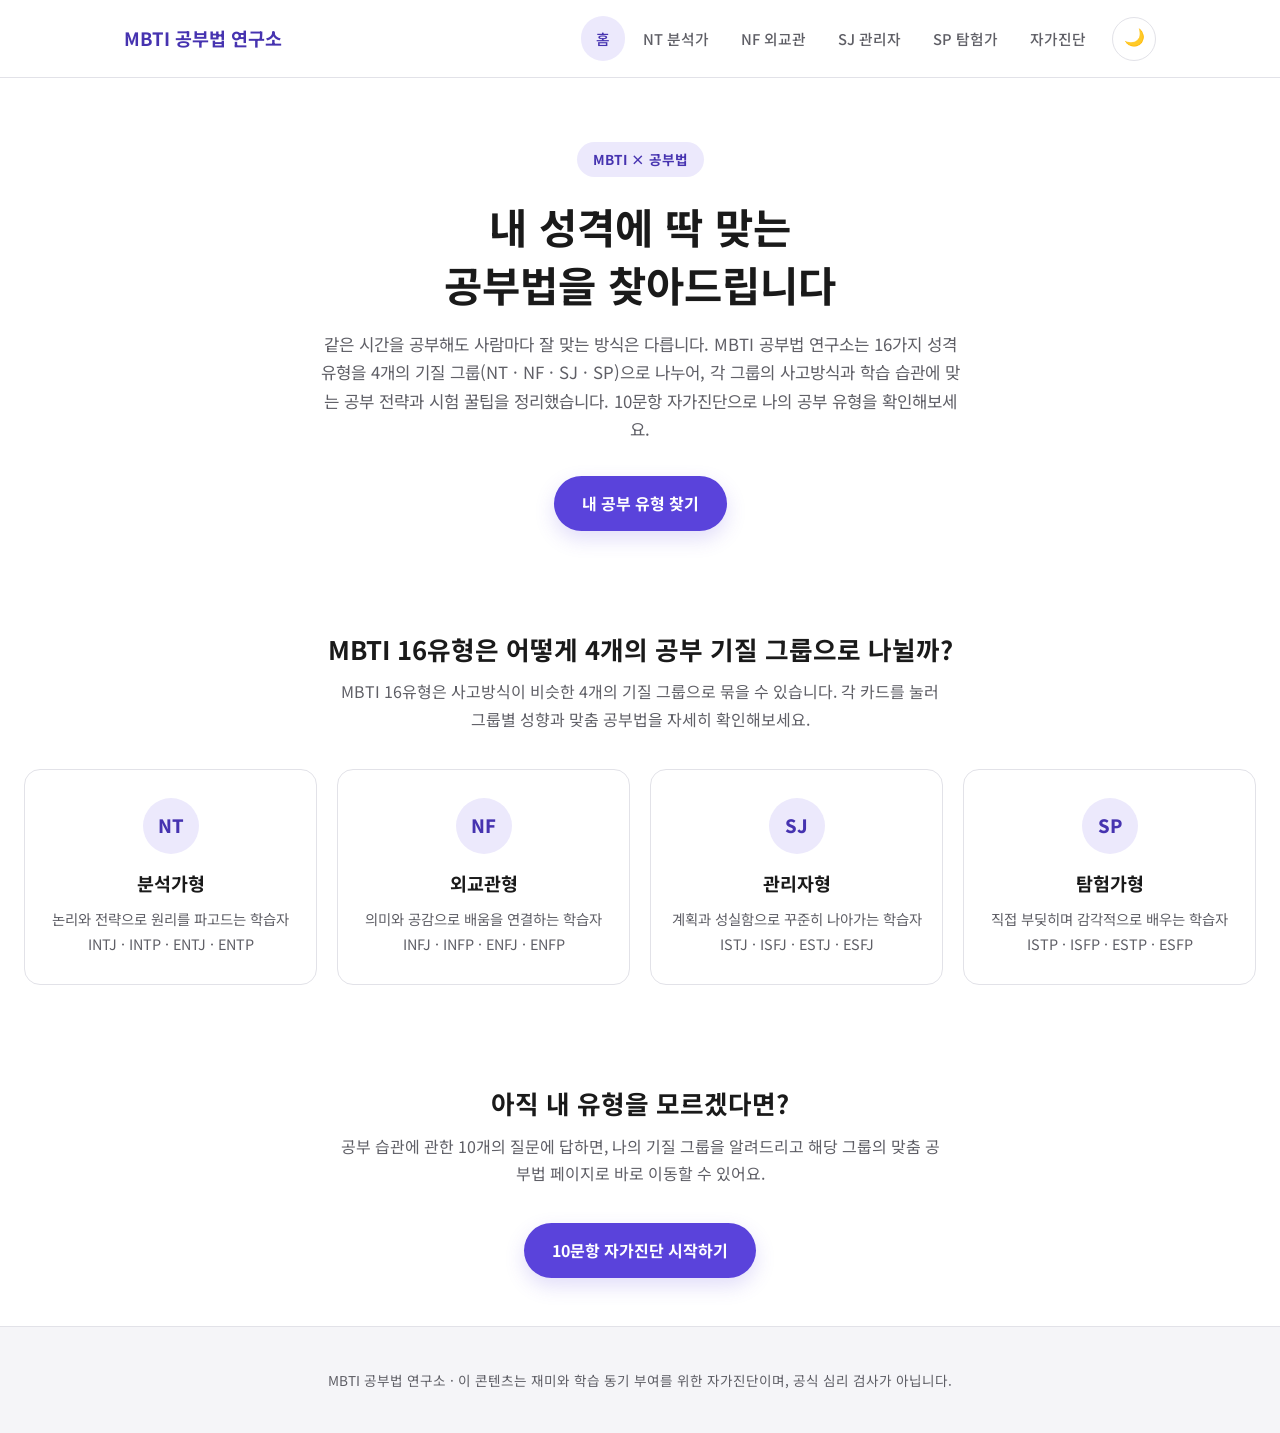
<file: index.html>
<!DOCTYPE html>
<html lang="ko">
<head>
<meta name="naver-site-verification" content="c8a4879b015d7315d3af44fd409f0de0c23a4c3e" />
<meta name="google-site-verification" content="1h16t02wnRp4wUt_02Iyd5xP2LO618ztLueYtSalAag" />
<meta charset="UTF-8" />
<meta name="viewport" content="width=device-width, initial-scale=1.0" />
<!-- Google tag (gtag.js) -->
<script async src="https://www.googletagmanager.com/gtag/js?id=G-HBLPECGWJW"></script>
<script>
  window.dataLayer = window.dataLayer || [];
  function gtag(){dataLayer.push(arguments);}
  gtag('js', new Date());
  gtag('config', 'G-HBLPECGWJW');
</script>
<title>MBTI 공부법 연구소 | 내 성격에 딱 맞는 공부법 찾기</title>
<meta name="description" content="16가지 MBTI 유형을 NT·NF·SJ·SP 4개 기질 그룹으로 나누어 분석가형·외교관형·관리자형·탐험가형별 맞춤 공부법과 시험 전략을 안내합니다. 10문항 자가진단으로 나에게 맞는 공부 유형을 지금 바로 확인해보세요." />
<link rel="canonical" href="https://sungshin-mbti-test.vercel.app/" />
<meta property="og:type" content="website" />
<meta property="og:site_name" content="MBTI 공부법 연구소" />
<meta property="og:title" content="MBTI 공부법 연구소 | 내 성격에 딱 맞는 공부법 찾기" />
<meta property="og:description" content="16가지 MBTI 유형을 NT·NF·SJ·SP 4개 기질 그룹으로 나누어 분석가형·외교관형·관리자형·탐험가형별 맞춤 공부법과 시험 전략을 안내합니다. 10문항 자가진단으로 나에게 맞는 공부 유형을 지금 바로 확인해보세요." />
<meta property="og:url" content="https://sungshin-mbti-test.vercel.app/" />
<meta property="og:image" content="https://sungshin-mbti-test.vercel.app/og-image.png?v=2" />
<meta name="twitter:card" content="summary_large_image" />
<meta name="twitter:title" content="MBTI 공부법 연구소 | 내 성격에 딱 맞는 공부법 찾기" />
<meta name="twitter:description" content="16가지 MBTI 유형을 NT·NF·SJ·SP 4개 기질 그룹으로 나누어 분석가형·외교관형·관리자형·탐험가형별 맞춤 공부법과 시험 전략을 안내합니다. 10문항 자가진단으로 나에게 맞는 공부 유형을 지금 바로 확인해보세요." />
<meta name="twitter:image" content="https://sungshin-mbti-test.vercel.app/og-image.png?v=2" />
<script>
(function(){try{var t=localStorage.getItem("theme");if(!t){t=window.matchMedia("(prefers-color-scheme: dark)").matches?"dark":"light";}document.documentElement.setAttribute("data-theme",t);}catch(e){}})();
</script>
<script type="application/ld+json">
{
  "@context": "https://schema.org",
  "@type": "WebSite",
  "name": "mbti 공부법 연구소",
  "url": "https://sungshin-mbti-test.vercel.app/"
}
</script>
<link rel="stylesheet" href="css/base.css" />
<link rel="stylesheet" href="css/components.css" />
</head>
<body>

<header class="site-header">
  <div class="nav-wrap">
    <a href="index.html" class="logo">MBTI 공부법 연구소</a>
    <div class="nav-right">
      <nav aria-label="주요 메뉴">
        <ul class="nav-links">
        <li><a href="index.html" class="active">홈</a></li>
        <li><a href="nt.html">NT 분석가</a></li>
        <li><a href="nf.html">NF 외교관</a></li>
        <li><a href="sj.html">SJ 관리자</a></li>
        <li><a href="sp.html">SP 탐험가</a></li>
        <li><a href="test.html">자가진단</a></li>
        </ul>
      </nav>
      <button id="theme-toggle" class="theme-toggle" type="button" aria-label="다크 모드로 전환">
        <span class="theme-icon" aria-hidden="true">🌙</span>
      </button>
    </div>
  </div>
</header>

<main>

  <section class="hero">
    <span class="eyebrow">MBTI × 공부법</span>
    <h1>내 성격에 딱 맞는<br />공부법을 찾아드립니다</h1>
    <p>
      같은 시간을 공부해도 사람마다 잘 맞는 방식은 다릅니다.
      MBTI 공부법 연구소는 16가지 성격 유형을 4개의 기질 그룹(NT · NF · SJ · SP)으로 나누어,
      각 그룹의 사고방식과 학습 습관에 맞는 공부 전략과 시험 꿀팁을 정리했습니다.
      10문항 자가진단으로 나의 공부 유형을 확인해보세요.
    </p>
    <a href="test.html" class="btn btn-primary">내 공부 유형 찾기</a>
  </section>

  <section class="section">
    <h2 class="section-title">MBTI 16유형은 어떻게 4개의 공부 기질 그룹으로 나뉠까?</h2>
    <p class="section-desc">
      MBTI 16유형은 사고방식이 비슷한 4개의 기질 그룹으로 묶을 수 있습니다.
      각 카드를 눌러 그룹별 성향과 맞춤 공부법을 자세히 확인해보세요.
    </p>

    <div class="group-grid">
      <a href="nt.html" class="group-card">
        <span class="badge">NT</span>
        <h3>분석가형</h3>
        <p>논리와 전략으로 원리를 파고드는 학습자<br />INTJ · INTP · ENTJ · ENTP</p>
      </a>

      <a href="nf.html" class="group-card">
        <span class="badge">NF</span>
        <h3>외교관형</h3>
        <p>의미와 공감으로 배움을 연결하는 학습자<br />INFJ · INFP · ENFJ · ENFP</p>
      </a>

      <a href="sj.html" class="group-card">
        <span class="badge">SJ</span>
        <h3>관리자형</h3>
        <p>계획과 성실함으로 꾸준히 나아가는 학습자<br />ISTJ · ISFJ · ESTJ · ESFJ</p>
      </a>

      <a href="sp.html" class="group-card">
        <span class="badge">SP</span>
        <h3>탐험가형</h3>
        <p>직접 부딪히며 감각적으로 배우는 학습자<br />ISTP · ISFP · ESTP · ESFP</p>
      </a>
    </div>
  </section>

  <section class="section" style="text-align:center;">
    <h2 class="section-title">아직 내 유형을 모르겠다면?</h2>
    <p class="section-desc">
      공부 습관에 관한 10개의 질문에 답하면, 나의 기질 그룹을 알려드리고
      해당 그룹의 맞춤 공부법 페이지로 바로 이동할 수 있어요.
    </p>
    <a href="test.html" class="btn btn-primary">10문항 자가진단 시작하기</a>
  </section>

</main>

<footer class="site-footer">
  <p>MBTI 공부법 연구소 · 이 콘텐츠는 재미와 학습 동기 부여를 위한 자가진단이며, 공식 심리 검사가 아닙니다.</p>
</footer>

<script src="js/theme.js"></script>
</body>
</html>
</file>
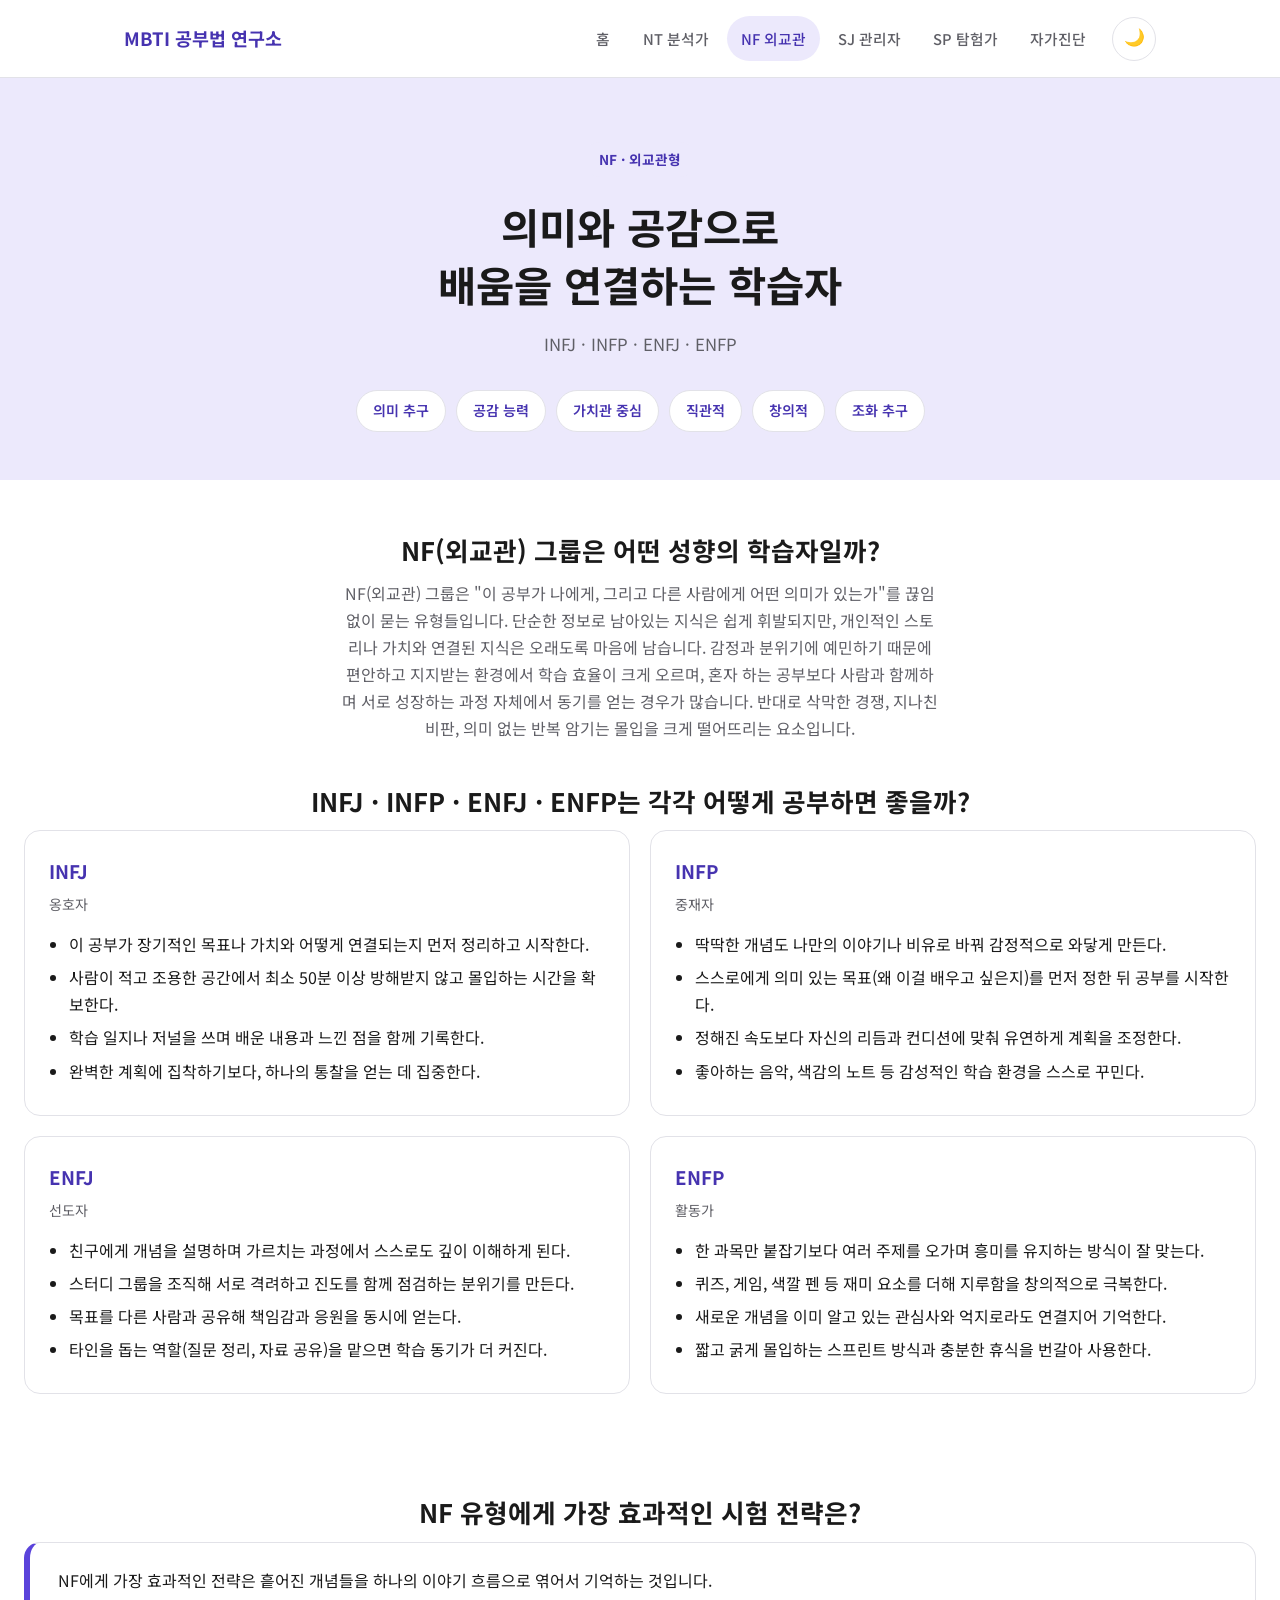
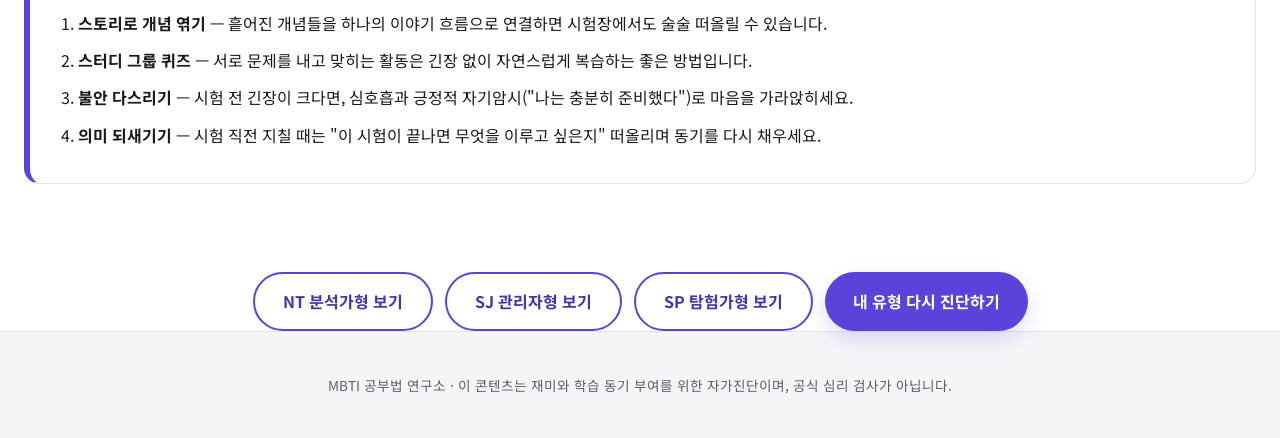
<file: nf.html>
<!DOCTYPE html>
<html lang="ko">
<head>
<meta charset="UTF-8" />
<meta name="viewport" content="width=device-width, initial-scale=1.0" />
<!-- Google tag (gtag.js) -->
<script async src="https://www.googletagmanager.com/gtag/js?id=G-HBLPECGWJW"></script>
<script>
  window.dataLayer = window.dataLayer || [];
  function gtag(){dataLayer.push(arguments);}
  gtag('js', new Date());
  gtag('config', 'G-HBLPECGWJW');
</script>
<title>NF 외교관형 공부법 | MBTI 공부법 연구소</title>
<meta name="description" content="INFJ, INFP, ENFJ, ENFP 등 외교관형(NF)을 위한 공부법과 시험 전략을 소개합니다. 의미와 공감으로 배움을 연결하는 학습자에게 맞는 스토리텔링 암기법, 스터디 활용법, 시험 불안 관리법까지 안내합니다." />
<link rel="canonical" href="https://sungshin-mbti-test.vercel.app/nf.html" />
<meta property="og:type" content="website" />
<meta property="og:site_name" content="MBTI 공부법 연구소" />
<meta property="og:title" content="NF 외교관형 공부법 | MBTI 공부법 연구소" />
<meta property="og:description" content="INFJ, INFP, ENFJ, ENFP 등 외교관형(NF)을 위한 공부법과 시험 전략을 소개합니다. 의미와 공감으로 배움을 연결하는 학습자에게 맞는 스토리텔링 암기법, 스터디 활용법, 시험 불안 관리법까지 안내합니다." />
<meta property="og:url" content="https://sungshin-mbti-test.vercel.app/nf.html" />
<meta property="og:image" content="https://sungshin-mbti-test.vercel.app/og-image.png?v=2" />
<meta name="twitter:card" content="summary_large_image" />
<meta name="twitter:title" content="NF 외교관형 공부법 | MBTI 공부법 연구소" />
<meta name="twitter:description" content="INFJ, INFP, ENFJ, ENFP 등 외교관형(NF)을 위한 공부법과 시험 전략을 소개합니다. 의미와 공감으로 배움을 연결하는 학습자에게 맞는 스토리텔링 암기법, 스터디 활용법, 시험 불안 관리법까지 안내합니다." />
<meta name="twitter:image" content="https://sungshin-mbti-test.vercel.app/og-image.png?v=2" />
<script>
(function(){try{var t=localStorage.getItem("theme");if(!t){t=window.matchMedia("(prefers-color-scheme: dark)").matches?"dark":"light";}document.documentElement.setAttribute("data-theme",t);}catch(e){}})();
</script>
<link rel="stylesheet" href="css/base.css" />
<link rel="stylesheet" href="css/components.css" />
</head>
<body>

<header class="site-header">
  <div class="nav-wrap">
    <a href="index.html" class="logo">MBTI 공부법 연구소</a>
    <div class="nav-right">
      <nav aria-label="주요 메뉴">
        <ul class="nav-links">
        <li><a href="index.html">홈</a></li>
        <li><a href="nt.html">NT 분석가</a></li>
        <li><a href="nf.html" class="active">NF 외교관</a></li>
        <li><a href="sj.html">SJ 관리자</a></li>
        <li><a href="sp.html">SP 탐험가</a></li>
        <li><a href="test.html">자가진단</a></li>
        </ul>
      </nav>
      <button id="theme-toggle" class="theme-toggle" type="button" aria-label="다크 모드로 전환">
        <span class="theme-icon" aria-hidden="true">🌙</span>
      </button>
    </div>
  </div>
</header>

<main>

  <section class="hero group-hero">
    <span class="eyebrow">NF · 외교관형</span>
    <h1>의미와 공감으로<br />배움을 연결하는 학습자</h1>
    <p>INFJ · INFP · ENFJ · ENFP</p>
    <ul class="trait-list">
      <li>의미 추구</li>
      <li>공감 능력</li>
      <li>가치관 중심</li>
      <li>직관적</li>
      <li>창의적</li>
      <li>조화 추구</li>
    </ul>
  </section>

  <section class="section">
    <h2 class="section-title">NF(외교관) 그룹은 어떤 성향의 학습자일까?</h2>
    <p class="section-desc">
      NF(외교관) 그룹은 "이 공부가 나에게, 그리고 다른 사람에게 어떤 의미가 있는가"를
      끊임없이 묻는 유형들입니다. 단순한 정보로 남아있는 지식은 쉽게 휘발되지만,
      개인적인 스토리나 가치와 연결된 지식은 오래도록 마음에 남습니다.
      감정과 분위기에 예민하기 때문에 편안하고 지지받는 환경에서 학습 효율이 크게 오르며,
      혼자 하는 공부보다 사람과 함께하며 서로 성장하는 과정 자체에서 동기를 얻는 경우가
      많습니다. 반대로 삭막한 경쟁, 지나친 비판, 의미 없는 반복 암기는 몰입을 크게
      떨어뜨리는 요소입니다.
    </p>

    <h2 class="section-title">INFJ · INFP · ENFJ · ENFP는 각각 어떻게 공부하면 좋을까?</h2>
    <div class="type-grid">
      <div class="type-card">
        <h3>INFJ</h3>
        <span class="type-nick">옹호자</span>
        <ul>
          <li>이 공부가 장기적인 목표나 가치와 어떻게 연결되는지 먼저 정리하고 시작한다.</li>
          <li>사람이 적고 조용한 공간에서 최소 50분 이상 방해받지 않고 몰입하는 시간을 확보한다.</li>
          <li>학습 일지나 저널을 쓰며 배운 내용과 느낀 점을 함께 기록한다.</li>
          <li>완벽한 계획에 집착하기보다, 하나의 통찰을 얻는 데 집중한다.</li>
        </ul>
      </div>

      <div class="type-card">
        <h3>INFP</h3>
        <span class="type-nick">중재자</span>
        <ul>
          <li>딱딱한 개념도 나만의 이야기나 비유로 바꿔 감정적으로 와닿게 만든다.</li>
          <li>스스로에게 의미 있는 목표(왜 이걸 배우고 싶은지)를 먼저 정한 뒤 공부를 시작한다.</li>
          <li>정해진 속도보다 자신의 리듬과 컨디션에 맞춰 유연하게 계획을 조정한다.</li>
          <li>좋아하는 음악, 색감의 노트 등 감성적인 학습 환경을 스스로 꾸민다.</li>
        </ul>
      </div>

      <div class="type-card">
        <h3>ENFJ</h3>
        <span class="type-nick">선도자</span>
        <ul>
          <li>친구에게 개념을 설명하며 가르치는 과정에서 스스로도 깊이 이해하게 된다.</li>
          <li>스터디 그룹을 조직해 서로 격려하고 진도를 함께 점검하는 분위기를 만든다.</li>
          <li>목표를 다른 사람과 공유해 책임감과 응원을 동시에 얻는다.</li>
          <li>타인을 돕는 역할(질문 정리, 자료 공유)을 맡으면 학습 동기가 더 커진다.</li>
        </ul>
      </div>

      <div class="type-card">
        <h3>ENFP</h3>
        <span class="type-nick">활동가</span>
        <ul>
          <li>한 과목만 붙잡기보다 여러 주제를 오가며 흥미를 유지하는 방식이 잘 맞는다.</li>
          <li>퀴즈, 게임, 색깔 펜 등 재미 요소를 더해 지루함을 창의적으로 극복한다.</li>
          <li>새로운 개념을 이미 알고 있는 관심사와 억지로라도 연결지어 기억한다.</li>
          <li>짧고 굵게 몰입하는 스프린트 방식과 충분한 휴식을 번갈아 사용한다.</li>
        </ul>
      </div>
    </div>
  </section>

  <section class="section">
    <h2 class="section-title">NF 유형에게 가장 효과적인 시험 전략은?</h2>
    <div class="tip-box">
      <p style="margin:0 0 16px;">NF에게 가장 효과적인 전략은 흩어진 개념들을 하나의 이야기 흐름으로 엮어서 기억하는 것입니다.</p>
      <ol>
        <li><strong>스토리로 개념 엮기</strong> — 흩어진 개념들을 하나의 이야기 흐름으로 연결하면 시험장에서도 술술 떠올릴 수 있습니다.</li>
        <li><strong>스터디 그룹 퀴즈</strong> — 서로 문제를 내고 맞히는 활동은 긴장 없이 자연스럽게 복습하는 좋은 방법입니다.</li>
        <li><strong>불안 다스리기</strong> — 시험 전 긴장이 크다면, 심호흡과 긍정적 자기암시("나는 충분히 준비했다")로 마음을 가라앉히세요.</li>
        <li><strong>의미 되새기기</strong> — 시험 직전 지칠 때는 "이 시험이 끝나면 무엇을 이루고 싶은지" 떠올리며 동기를 다시 채우세요.</li>
      </ol>
    </div>
  </section>

  <div class="container">
    <nav class="cross-links" aria-label="다른 기질 그룹 보기">
      <a href="nt.html" class="btn btn-outline">NT 분석가형 보기</a>
      <a href="sj.html" class="btn btn-outline">SJ 관리자형 보기</a>
      <a href="sp.html" class="btn btn-outline">SP 탐험가형 보기</a>
      <a href="test.html" class="btn btn-primary">내 유형 다시 진단하기</a>
    </nav>
  </div>

</main>

<footer class="site-footer">
  <p>MBTI 공부법 연구소 · 이 콘텐츠는 재미와 학습 동기 부여를 위한 자가진단이며, 공식 심리 검사가 아닙니다.</p>
</footer>

<script src="js/theme.js"></script>
</body>
</html>
</file>
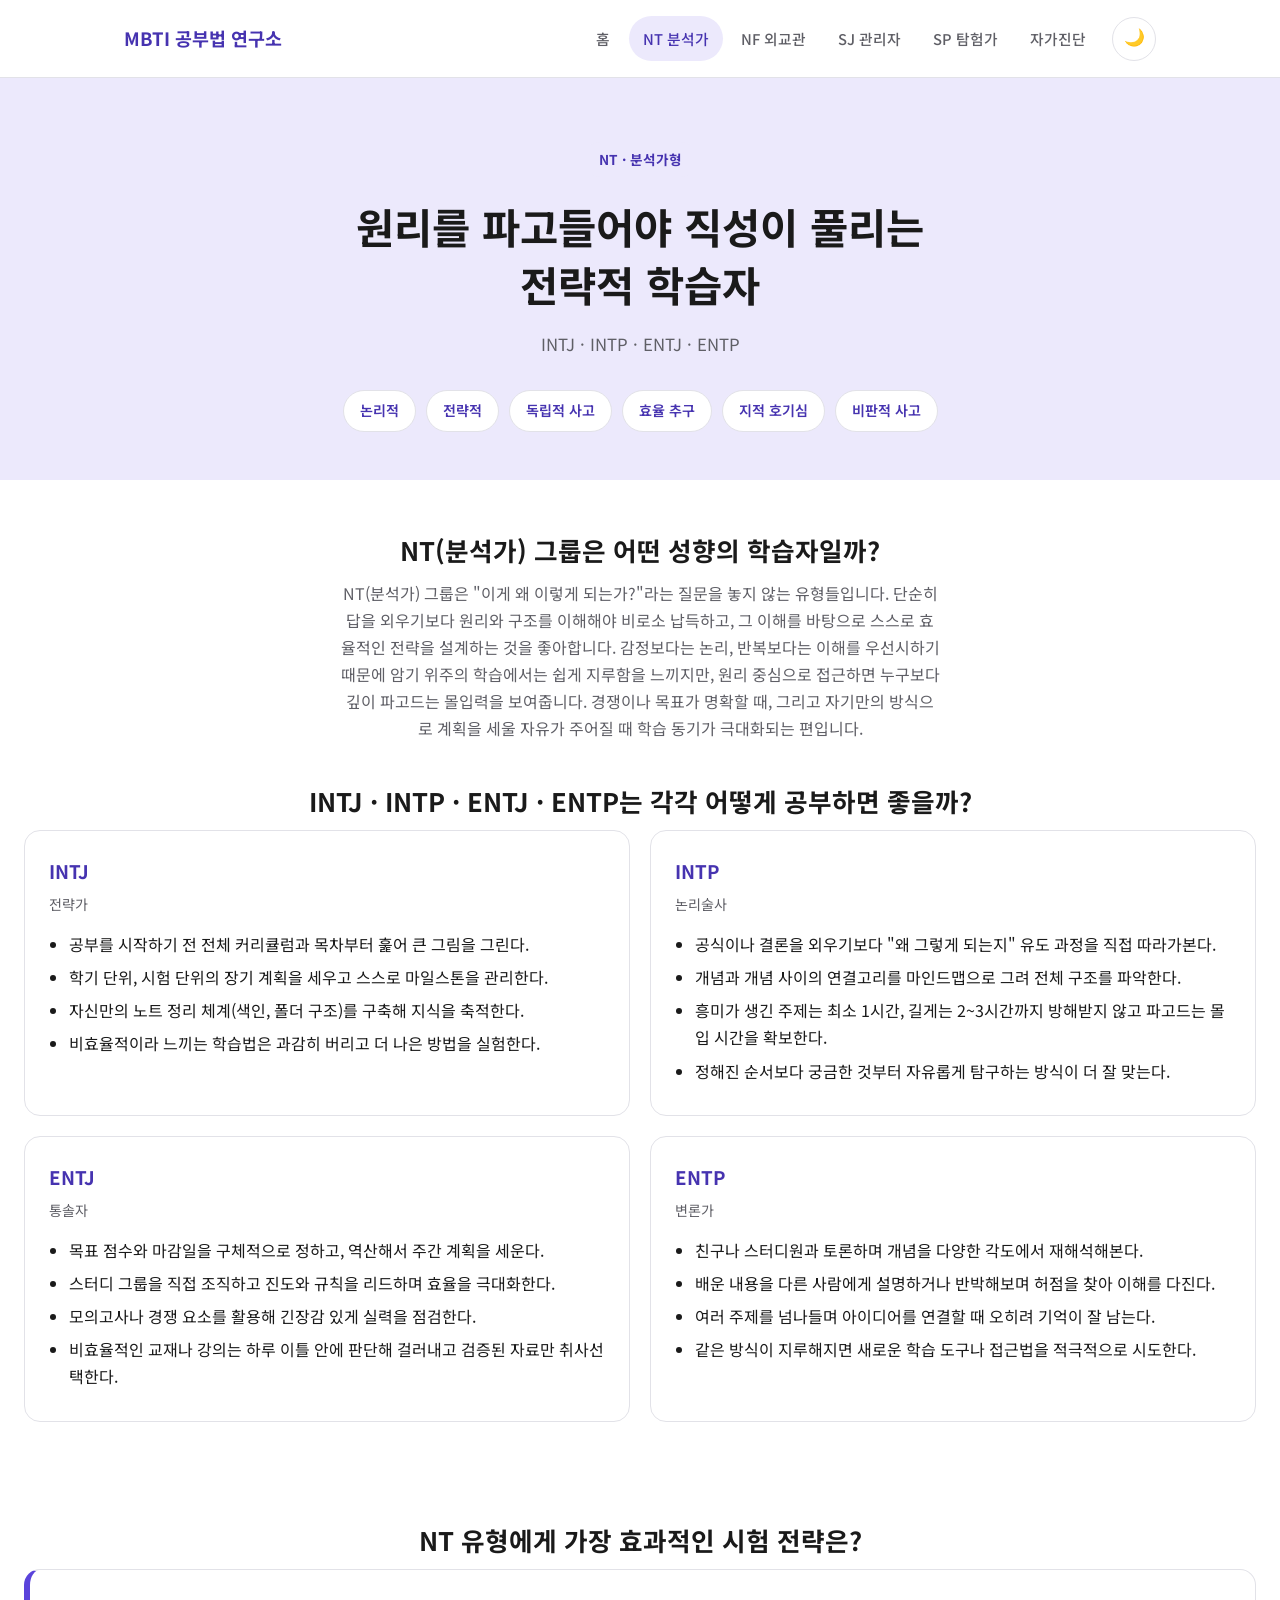
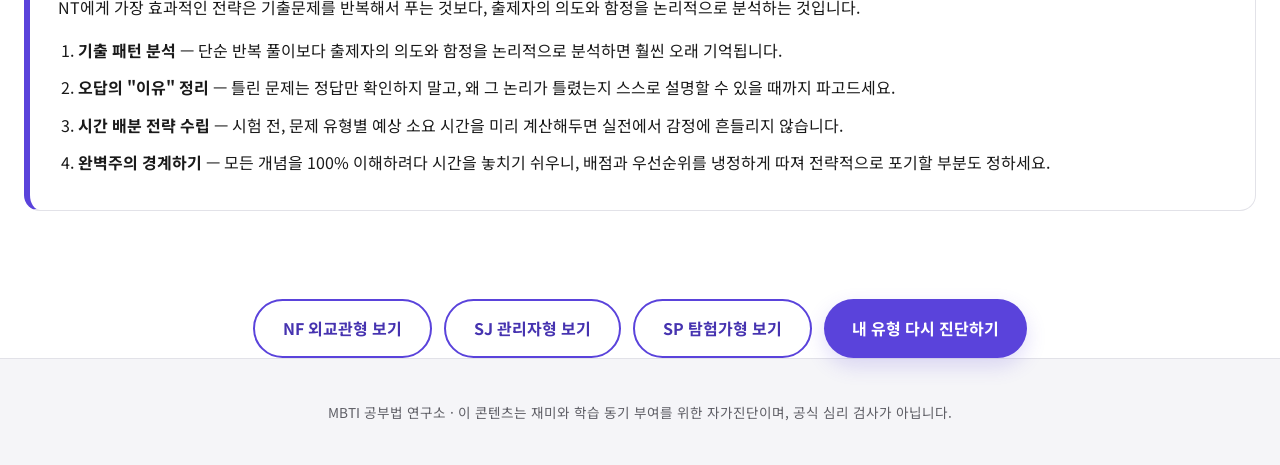
<file: nt.html>
<!DOCTYPE html>
<html lang="ko">
<head>
<meta charset="UTF-8" />
<meta name="viewport" content="width=device-width, initial-scale=1.0" />
<!-- Google tag (gtag.js) -->
<script async src="https://www.googletagmanager.com/gtag/js?id=G-HBLPECGWJW"></script>
<script>
  window.dataLayer = window.dataLayer || [];
  function gtag(){dataLayer.push(arguments);}
  gtag('js', new Date());
  gtag('config', 'G-HBLPECGWJW');
</script>
<title>NT 분석가형 공부법 | MBTI 공부법 연구소</title>
<meta name="description" content="INTJ, INTP, ENTJ, ENTP 등 분석가형(NT)을 위한 공부법과 시험 전략을 소개합니다. 논리와 전략으로 원리를 파고드는 학습자에게 맞는 계획 세우기, 몰입 학습법, 시험 전 점검 포인트까지 자세히 안내합니다." />
<link rel="canonical" href="https://sungshin-mbti-test.vercel.app/nt.html" />
<meta property="og:type" content="website" />
<meta property="og:site_name" content="MBTI 공부법 연구소" />
<meta property="og:title" content="NT 분석가형 공부법 | MBTI 공부법 연구소" />
<meta property="og:description" content="INTJ, INTP, ENTJ, ENTP 등 분석가형(NT)을 위한 공부법과 시험 전략을 소개합니다. 논리와 전략으로 원리를 파고드는 학습자에게 맞는 계획 세우기, 몰입 학습법, 시험 전 점검 포인트까지 자세히 안내합니다." />
<meta property="og:url" content="https://sungshin-mbti-test.vercel.app/nt.html" />
<meta property="og:image" content="https://sungshin-mbti-test.vercel.app/og-image.png?v=2" />
<meta name="twitter:card" content="summary_large_image" />
<meta name="twitter:title" content="NT 분석가형 공부법 | MBTI 공부법 연구소" />
<meta name="twitter:description" content="INTJ, INTP, ENTJ, ENTP 등 분석가형(NT)을 위한 공부법과 시험 전략을 소개합니다. 논리와 전략으로 원리를 파고드는 학습자에게 맞는 계획 세우기, 몰입 학습법, 시험 전 점검 포인트까지 자세히 안내합니다." />
<meta name="twitter:image" content="https://sungshin-mbti-test.vercel.app/og-image.png?v=2" />
<script>
(function(){try{var t=localStorage.getItem("theme");if(!t){t=window.matchMedia("(prefers-color-scheme: dark)").matches?"dark":"light";}document.documentElement.setAttribute("data-theme",t);}catch(e){}})();
</script>
<link rel="stylesheet" href="css/base.css" />
<link rel="stylesheet" href="css/components.css" />
</head>
<body>

<header class="site-header">
  <div class="nav-wrap">
    <a href="index.html" class="logo">MBTI 공부법 연구소</a>
    <div class="nav-right">
      <nav aria-label="주요 메뉴">
        <ul class="nav-links">
        <li><a href="index.html">홈</a></li>
        <li><a href="nt.html" class="active">NT 분석가</a></li>
        <li><a href="nf.html">NF 외교관</a></li>
        <li><a href="sj.html">SJ 관리자</a></li>
        <li><a href="sp.html">SP 탐험가</a></li>
        <li><a href="test.html">자가진단</a></li>
        </ul>
      </nav>
      <button id="theme-toggle" class="theme-toggle" type="button" aria-label="다크 모드로 전환">
        <span class="theme-icon" aria-hidden="true">🌙</span>
      </button>
    </div>
  </div>
</header>

<main>

  <section class="hero group-hero">
    <span class="eyebrow">NT · 분석가형</span>
    <h1>원리를 파고들어야 직성이 풀리는<br />전략적 학습자</h1>
    <p>INTJ · INTP · ENTJ · ENTP</p>
    <ul class="trait-list">
      <li>논리적</li>
      <li>전략적</li>
      <li>독립적 사고</li>
      <li>효율 추구</li>
      <li>지적 호기심</li>
      <li>비판적 사고</li>
    </ul>
  </section>

  <section class="section">
    <h2 class="section-title">NT(분석가) 그룹은 어떤 성향의 학습자일까?</h2>
    <p class="section-desc">
      NT(분석가) 그룹은 "이게 왜 이렇게 되는가?"라는 질문을 놓지 않는 유형들입니다.
      단순히 답을 외우기보다 원리와 구조를 이해해야 비로소 납득하고, 그 이해를 바탕으로
      스스로 효율적인 전략을 설계하는 것을 좋아합니다. 감정보다는 논리, 반복보다는
      이해를 우선시하기 때문에 암기 위주의 학습에서는 쉽게 지루함을 느끼지만,
      원리 중심으로 접근하면 누구보다 깊이 파고드는 몰입력을 보여줍니다.
      경쟁이나 목표가 명확할 때, 그리고 자기만의 방식으로 계획을 세울 자유가 주어질 때
      학습 동기가 극대화되는 편입니다.
    </p>

    <h2 class="section-title">INTJ · INTP · ENTJ · ENTP는 각각 어떻게 공부하면 좋을까?</h2>
    <div class="type-grid">
      <div class="type-card">
        <h3>INTJ</h3>
        <span class="type-nick">전략가</span>
        <ul>
          <li>공부를 시작하기 전 전체 커리큘럼과 목차부터 훑어 큰 그림을 그린다.</li>
          <li>학기 단위, 시험 단위의 장기 계획을 세우고 스스로 마일스톤을 관리한다.</li>
          <li>자신만의 노트 정리 체계(색인, 폴더 구조)를 구축해 지식을 축적한다.</li>
          <li>비효율적이라 느끼는 학습법은 과감히 버리고 더 나은 방법을 실험한다.</li>
        </ul>
      </div>

      <div class="type-card">
        <h3>INTP</h3>
        <span class="type-nick">논리술사</span>
        <ul>
          <li>공식이나 결론을 외우기보다 "왜 그렇게 되는지" 유도 과정을 직접 따라가본다.</li>
          <li>개념과 개념 사이의 연결고리를 마인드맵으로 그려 전체 구조를 파악한다.</li>
          <li>흥미가 생긴 주제는 최소 1시간, 길게는 2~3시간까지 방해받지 않고 파고드는 몰입 시간을 확보한다.</li>
          <li>정해진 순서보다 궁금한 것부터 자유롭게 탐구하는 방식이 더 잘 맞는다.</li>
        </ul>
      </div>

      <div class="type-card">
        <h3>ENTJ</h3>
        <span class="type-nick">통솔자</span>
        <ul>
          <li>목표 점수와 마감일을 구체적으로 정하고, 역산해서 주간 계획을 세운다.</li>
          <li>스터디 그룹을 직접 조직하고 진도와 규칙을 리드하며 효율을 극대화한다.</li>
          <li>모의고사나 경쟁 요소를 활용해 긴장감 있게 실력을 점검한다.</li>
          <li>비효율적인 교재나 강의는 하루 이틀 안에 판단해 걸러내고 검증된 자료만 취사선택한다.</li>
        </ul>
      </div>

      <div class="type-card">
        <h3>ENTP</h3>
        <span class="type-nick">변론가</span>
        <ul>
          <li>친구나 스터디원과 토론하며 개념을 다양한 각도에서 재해석해본다.</li>
          <li>배운 내용을 다른 사람에게 설명하거나 반박해보며 허점을 찾아 이해를 다진다.</li>
          <li>여러 주제를 넘나들며 아이디어를 연결할 때 오히려 기억이 잘 남는다.</li>
          <li>같은 방식이 지루해지면 새로운 학습 도구나 접근법을 적극적으로 시도한다.</li>
        </ul>
      </div>
    </div>
  </section>

  <section class="section">
    <h2 class="section-title">NT 유형에게 가장 효과적인 시험 전략은?</h2>
    <div class="tip-box">
      <p style="margin:0 0 16px;">NT에게 가장 효과적인 전략은 기출문제를 반복해서 푸는 것보다, 출제자의 의도와 함정을 논리적으로 분석하는 것입니다.</p>
      <ol>
        <li><strong>기출 패턴 분석</strong> — 단순 반복 풀이보다 출제자의 의도와 함정을 논리적으로 분석하면 훨씬 오래 기억됩니다.</li>
        <li><strong>오답의 "이유" 정리</strong> — 틀린 문제는 정답만 확인하지 말고, 왜 그 논리가 틀렸는지 스스로 설명할 수 있을 때까지 파고드세요.</li>
        <li><strong>시간 배분 전략 수립</strong> — 시험 전, 문제 유형별 예상 소요 시간을 미리 계산해두면 실전에서 감정에 흔들리지 않습니다.</li>
        <li><strong>완벽주의 경계하기</strong> — 모든 개념을 100% 이해하려다 시간을 놓치기 쉬우니, 배점과 우선순위를 냉정하게 따져 전략적으로 포기할 부분도 정하세요.</li>
      </ol>
    </div>
  </section>

  <div class="container">
    <nav class="cross-links" aria-label="다른 기질 그룹 보기">
      <a href="nf.html" class="btn btn-outline">NF 외교관형 보기</a>
      <a href="sj.html" class="btn btn-outline">SJ 관리자형 보기</a>
      <a href="sp.html" class="btn btn-outline">SP 탐험가형 보기</a>
      <a href="test.html" class="btn btn-primary">내 유형 다시 진단하기</a>
    </nav>
  </div>

</main>

<footer class="site-footer">
  <p>MBTI 공부법 연구소 · 이 콘텐츠는 재미와 학습 동기 부여를 위한 자가진단이며, 공식 심리 검사가 아닙니다.</p>
</footer>

<script src="js/theme.js"></script>
</body>
</html>
</file>
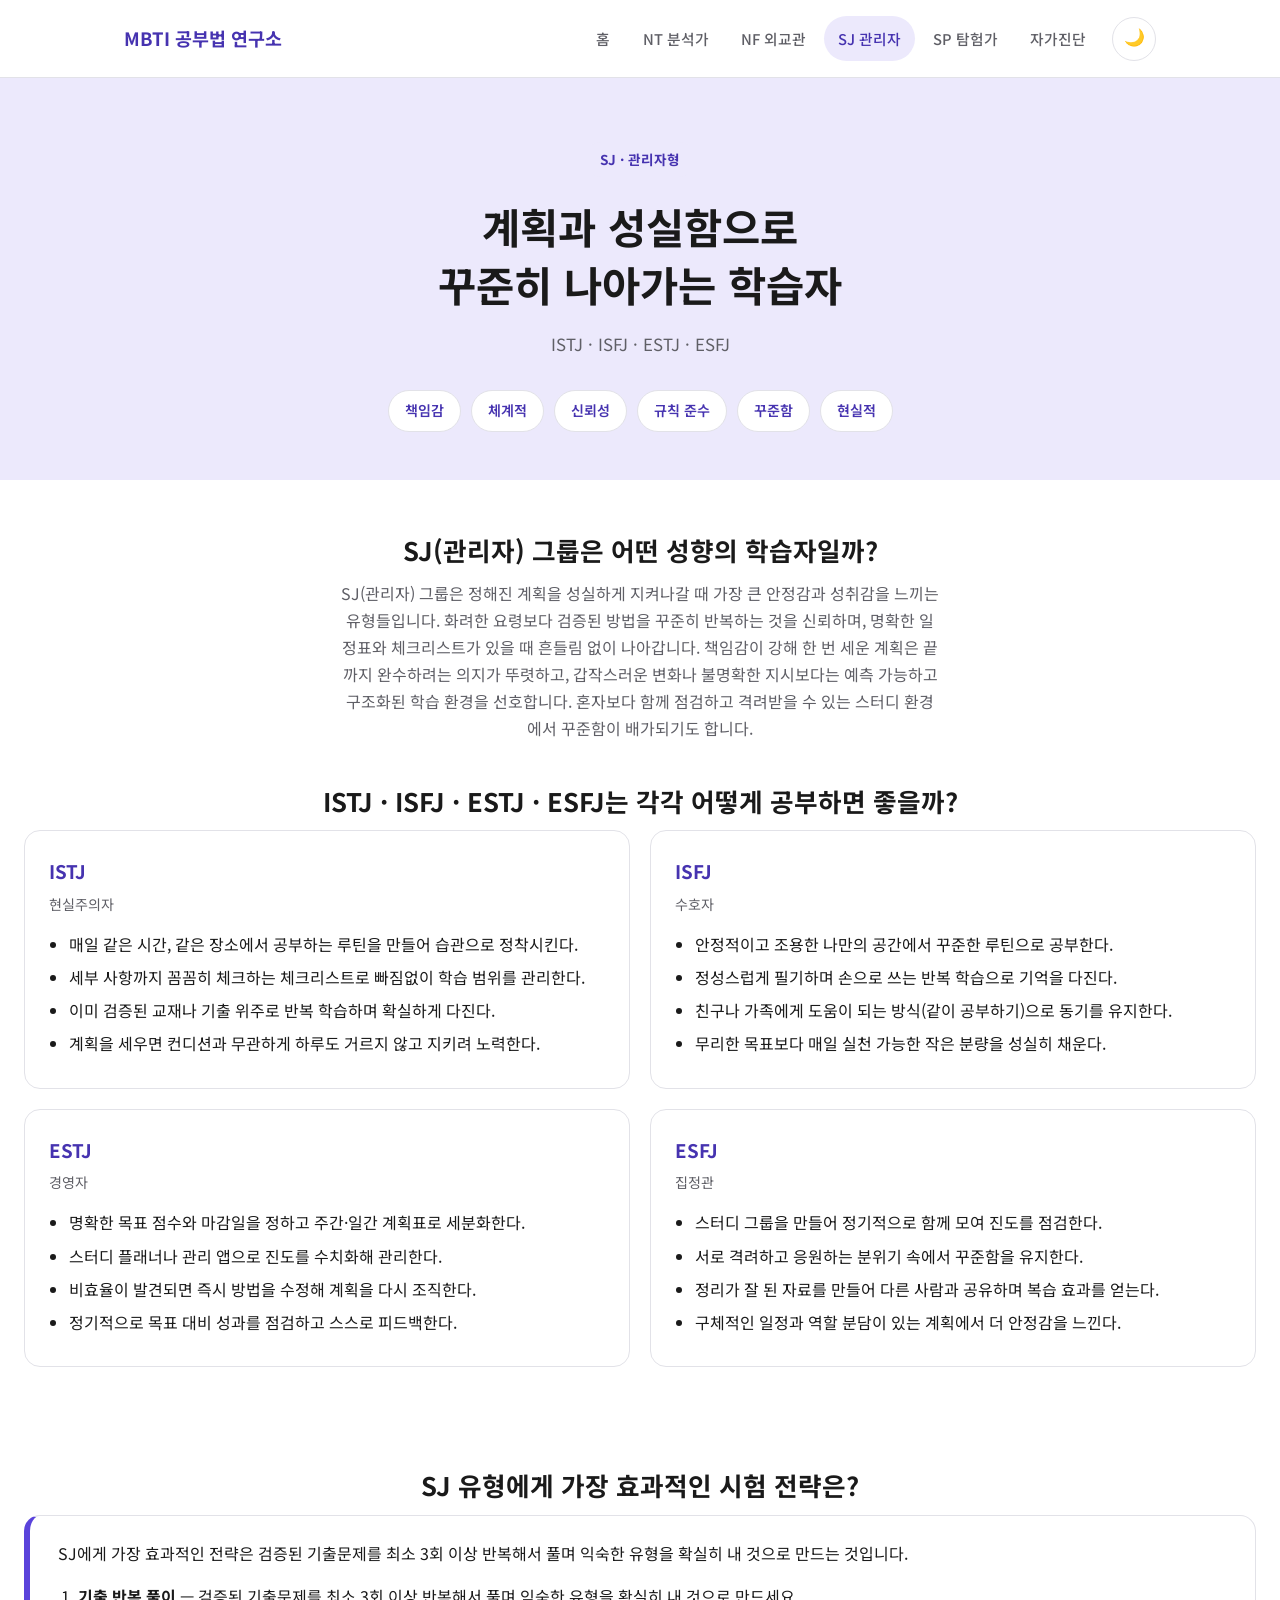
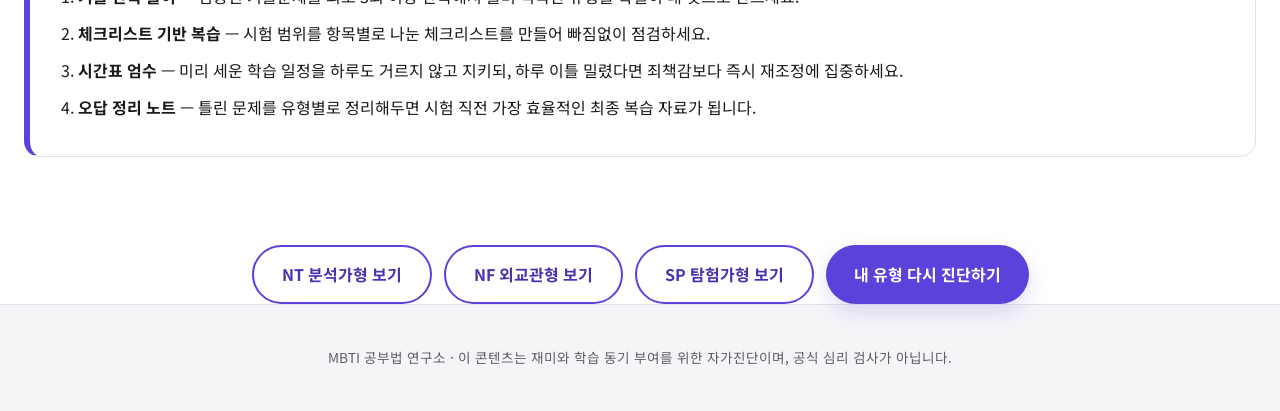
<file: sj.html>
<!DOCTYPE html>
<html lang="ko">
<head>
<meta charset="UTF-8" />
<meta name="viewport" content="width=device-width, initial-scale=1.0" />
<!-- Google tag (gtag.js) -->
<script async src="https://www.googletagmanager.com/gtag/js?id=G-HBLPECGWJW"></script>
<script>
  window.dataLayer = window.dataLayer || [];
  function gtag(){dataLayer.push(arguments);}
  gtag('js', new Date());
  gtag('config', 'G-HBLPECGWJW');
</script>
<title>SJ 관리자형 공부법 | MBTI 공부법 연구소</title>
<meta name="description" content="ISTJ, ISFJ, ESTJ, ESFJ 등 관리자형(SJ)을 위한 공부법과 시험 전략을 소개합니다. 계획과 성실함으로 꾸준히 나아가는 학습자에게 맞는 체계적 스케줄 관리, 반복 학습법, 시험 전 점검표까지 안내합니다." />
<link rel="canonical" href="https://sungshin-mbti-test.vercel.app/sj.html" />
<meta property="og:type" content="website" />
<meta property="og:site_name" content="MBTI 공부법 연구소" />
<meta property="og:title" content="SJ 관리자형 공부법 | MBTI 공부법 연구소" />
<meta property="og:description" content="ISTJ, ISFJ, ESTJ, ESFJ 등 관리자형(SJ)을 위한 공부법과 시험 전략을 소개합니다. 계획과 성실함으로 꾸준히 나아가는 학습자에게 맞는 체계적 스케줄 관리, 반복 학습법, 시험 전 점검표까지 안내합니다." />
<meta property="og:url" content="https://sungshin-mbti-test.vercel.app/sj.html" />
<meta property="og:image" content="https://sungshin-mbti-test.vercel.app/og-image.png?v=2" />
<meta name="twitter:card" content="summary_large_image" />
<meta name="twitter:title" content="SJ 관리자형 공부법 | MBTI 공부법 연구소" />
<meta name="twitter:description" content="ISTJ, ISFJ, ESTJ, ESFJ 등 관리자형(SJ)을 위한 공부법과 시험 전략을 소개합니다. 계획과 성실함으로 꾸준히 나아가는 학습자에게 맞는 체계적 스케줄 관리, 반복 학습법, 시험 전 점검표까지 안내합니다." />
<meta name="twitter:image" content="https://sungshin-mbti-test.vercel.app/og-image.png?v=2" />
<script>
(function(){try{var t=localStorage.getItem("theme");if(!t){t=window.matchMedia("(prefers-color-scheme: dark)").matches?"dark":"light";}document.documentElement.setAttribute("data-theme",t);}catch(e){}})();
</script>
<link rel="stylesheet" href="css/base.css" />
<link rel="stylesheet" href="css/components.css" />
</head>
<body>

<header class="site-header">
  <div class="nav-wrap">
    <a href="index.html" class="logo">MBTI 공부법 연구소</a>
    <div class="nav-right">
      <nav aria-label="주요 메뉴">
        <ul class="nav-links">
        <li><a href="index.html">홈</a></li>
        <li><a href="nt.html">NT 분석가</a></li>
        <li><a href="nf.html">NF 외교관</a></li>
        <li><a href="sj.html" class="active">SJ 관리자</a></li>
        <li><a href="sp.html">SP 탐험가</a></li>
        <li><a href="test.html">자가진단</a></li>
        </ul>
      </nav>
      <button id="theme-toggle" class="theme-toggle" type="button" aria-label="다크 모드로 전환">
        <span class="theme-icon" aria-hidden="true">🌙</span>
      </button>
    </div>
  </div>
</header>

<main>

  <section class="hero group-hero">
    <span class="eyebrow">SJ · 관리자형</span>
    <h1>계획과 성실함으로<br />꾸준히 나아가는 학습자</h1>
    <p>ISTJ · ISFJ · ESTJ · ESFJ</p>
    <ul class="trait-list">
      <li>책임감</li>
      <li>체계적</li>
      <li>신뢰성</li>
      <li>규칙 준수</li>
      <li>꾸준함</li>
      <li>현실적</li>
    </ul>
  </section>

  <section class="section">
    <h2 class="section-title">SJ(관리자) 그룹은 어떤 성향의 학습자일까?</h2>
    <p class="section-desc">
      SJ(관리자) 그룹은 정해진 계획을 성실하게 지켜나갈 때 가장 큰 안정감과 성취감을
      느끼는 유형들입니다. 화려한 요령보다 검증된 방법을 꾸준히 반복하는 것을 신뢰하며,
      명확한 일정표와 체크리스트가 있을 때 흔들림 없이 나아갑니다. 책임감이 강해
      한 번 세운 계획은 끝까지 완수하려는 의지가 뚜렷하고, 갑작스러운 변화나
      불명확한 지시보다는 예측 가능하고 구조화된 학습 환경을 선호합니다.
      혼자보다 함께 점검하고 격려받을 수 있는 스터디 환경에서 꾸준함이 배가되기도 합니다.
    </p>

    <h2 class="section-title">ISTJ · ISFJ · ESTJ · ESFJ는 각각 어떻게 공부하면 좋을까?</h2>
    <div class="type-grid">
      <div class="type-card">
        <h3>ISTJ</h3>
        <span class="type-nick">현실주의자</span>
        <ul>
          <li>매일 같은 시간, 같은 장소에서 공부하는 루틴을 만들어 습관으로 정착시킨다.</li>
          <li>세부 사항까지 꼼꼼히 체크하는 체크리스트로 빠짐없이 학습 범위를 관리한다.</li>
          <li>이미 검증된 교재나 기출 위주로 반복 학습하며 확실하게 다진다.</li>
          <li>계획을 세우면 컨디션과 무관하게 하루도 거르지 않고 지키려 노력한다.</li>
        </ul>
      </div>

      <div class="type-card">
        <h3>ISFJ</h3>
        <span class="type-nick">수호자</span>
        <ul>
          <li>안정적이고 조용한 나만의 공간에서 꾸준한 루틴으로 공부한다.</li>
          <li>정성스럽게 필기하며 손으로 쓰는 반복 학습으로 기억을 다진다.</li>
          <li>친구나 가족에게 도움이 되는 방식(같이 공부하기)으로 동기를 유지한다.</li>
          <li>무리한 목표보다 매일 실천 가능한 작은 분량을 성실히 채운다.</li>
        </ul>
      </div>

      <div class="type-card">
        <h3>ESTJ</h3>
        <span class="type-nick">경영자</span>
        <ul>
          <li>명확한 목표 점수와 마감일을 정하고 주간·일간 계획표로 세분화한다.</li>
          <li>스터디 플래너나 관리 앱으로 진도를 수치화해 관리한다.</li>
          <li>비효율이 발견되면 즉시 방법을 수정해 계획을 다시 조직한다.</li>
          <li>정기적으로 목표 대비 성과를 점검하고 스스로 피드백한다.</li>
        </ul>
      </div>

      <div class="type-card">
        <h3>ESFJ</h3>
        <span class="type-nick">집정관</span>
        <ul>
          <li>스터디 그룹을 만들어 정기적으로 함께 모여 진도를 점검한다.</li>
          <li>서로 격려하고 응원하는 분위기 속에서 꾸준함을 유지한다.</li>
          <li>정리가 잘 된 자료를 만들어 다른 사람과 공유하며 복습 효과를 얻는다.</li>
          <li>구체적인 일정과 역할 분담이 있는 계획에서 더 안정감을 느낀다.</li>
        </ul>
      </div>
    </div>
  </section>

  <section class="section">
    <h2 class="section-title">SJ 유형에게 가장 효과적인 시험 전략은?</h2>
    <div class="tip-box">
      <p style="margin:0 0 16px;">SJ에게 가장 효과적인 전략은 검증된 기출문제를 최소 3회 이상 반복해서 풀며 익숙한 유형을 확실히 내 것으로 만드는 것입니다.</p>
      <ol>
        <li><strong>기출 반복 풀이</strong> — 검증된 기출문제를 최소 3회 이상 반복해서 풀며 익숙한 유형을 확실히 내 것으로 만드세요.</li>
        <li><strong>체크리스트 기반 복습</strong> — 시험 범위를 항목별로 나눈 체크리스트를 만들어 빠짐없이 점검하세요.</li>
        <li><strong>시간표 엄수</strong> — 미리 세운 학습 일정을 하루도 거르지 않고 지키되, 하루 이틀 밀렸다면 죄책감보다 즉시 재조정에 집중하세요.</li>
        <li><strong>오답 정리 노트</strong> — 틀린 문제를 유형별로 정리해두면 시험 직전 가장 효율적인 최종 복습 자료가 됩니다.</li>
      </ol>
    </div>
  </section>

  <div class="container">
    <nav class="cross-links" aria-label="다른 기질 그룹 보기">
      <a href="nt.html" class="btn btn-outline">NT 분석가형 보기</a>
      <a href="nf.html" class="btn btn-outline">NF 외교관형 보기</a>
      <a href="sp.html" class="btn btn-outline">SP 탐험가형 보기</a>
      <a href="test.html" class="btn btn-primary">내 유형 다시 진단하기</a>
    </nav>
  </div>

</main>

<footer class="site-footer">
  <p>MBTI 공부법 연구소 · 이 콘텐츠는 재미와 학습 동기 부여를 위한 자가진단이며, 공식 심리 검사가 아닙니다.</p>
</footer>

<script src="js/theme.js"></script>
</body>
</html>
</file>
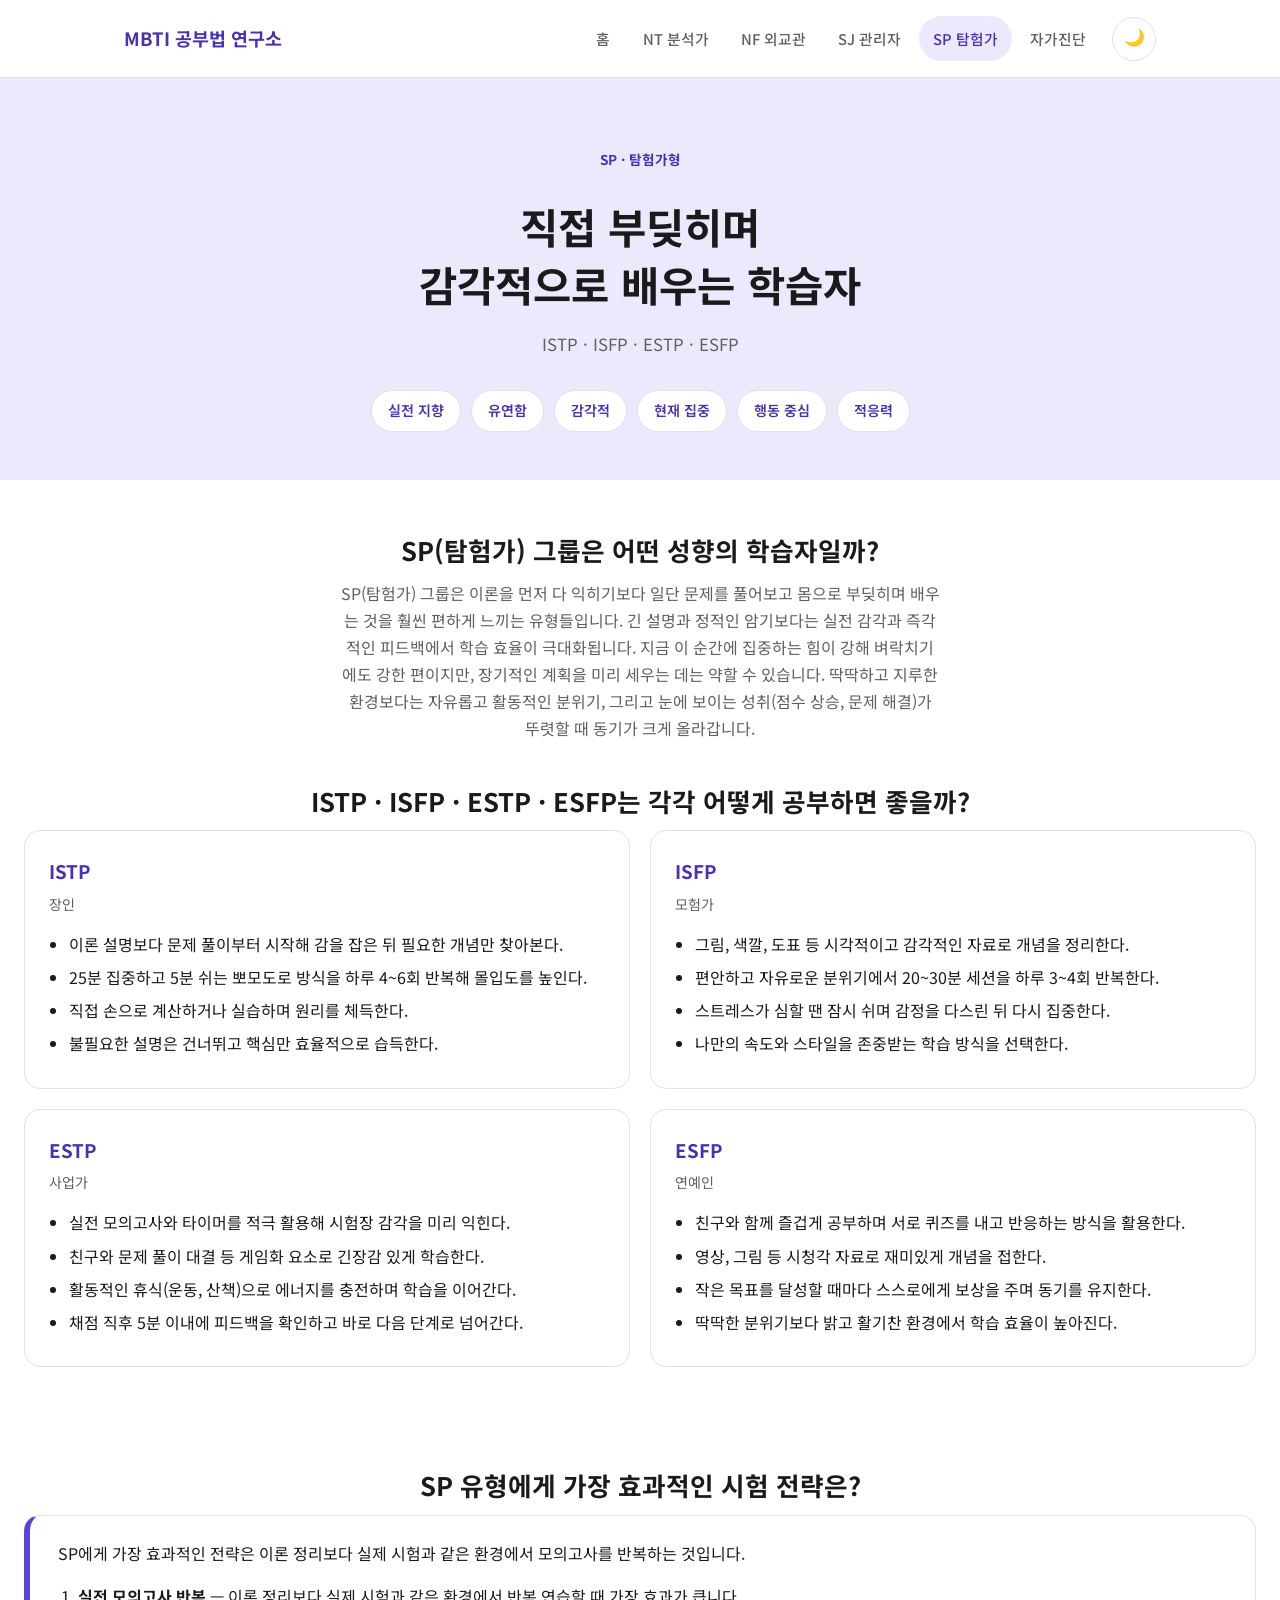
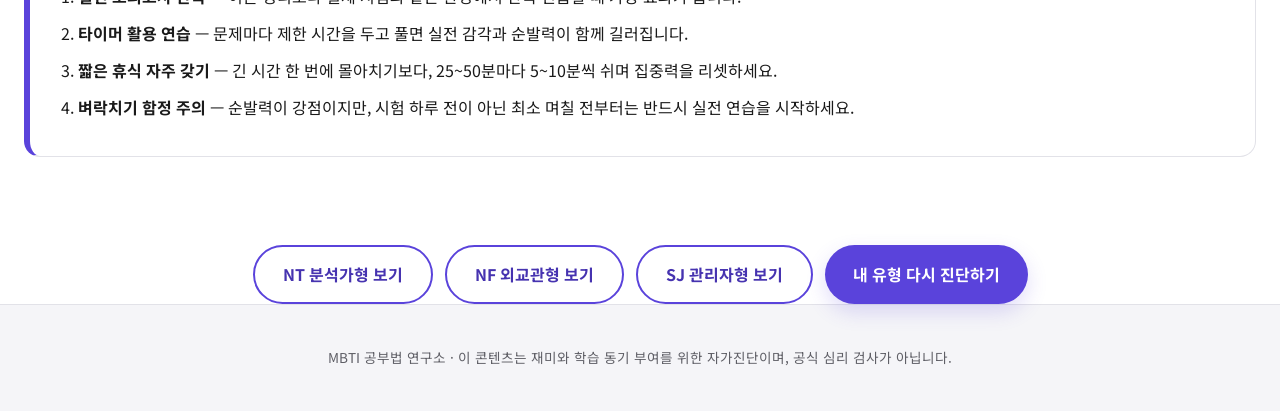
<file: sp.html>
<!DOCTYPE html>
<html lang="ko">
<head>
<meta charset="UTF-8" />
<meta name="viewport" content="width=device-width, initial-scale=1.0" />
<!-- Google tag (gtag.js) -->
<script async src="https://www.googletagmanager.com/gtag/js?id=G-HBLPECGWJW"></script>
<script>
  window.dataLayer = window.dataLayer || [];
  function gtag(){dataLayer.push(arguments);}
  gtag('js', new Date());
  gtag('config', 'G-HBLPECGWJW');
</script>
<title>SP 탐험가형 공부법 | MBTI 공부법 연구소</title>
<meta name="description" content="ISTP, ISFP, ESTP, ESFP 등 탐험가형(SP)을 위한 공부법과 시험 전략을 소개합니다. 직접 부딪히며 감각적으로 배우는 학습자에게 맞는 실전 문제풀이 중심 학습법, 짧고 굵은 몰입법, 시험 전략까지 안내합니다." />
<link rel="canonical" href="https://sungshin-mbti-test.vercel.app/sp.html" />
<meta property="og:type" content="website" />
<meta property="og:site_name" content="MBTI 공부법 연구소" />
<meta property="og:title" content="SP 탐험가형 공부법 | MBTI 공부법 연구소" />
<meta property="og:description" content="ISTP, ISFP, ESTP, ESFP 등 탐험가형(SP)을 위한 공부법과 시험 전략을 소개합니다. 직접 부딪히며 감각적으로 배우는 학습자에게 맞는 실전 문제풀이 중심 학습법, 짧고 굵은 몰입법, 시험 전략까지 안내합니다." />
<meta property="og:url" content="https://sungshin-mbti-test.vercel.app/sp.html" />
<meta property="og:image" content="https://sungshin-mbti-test.vercel.app/og-image.png?v=2" />
<meta name="twitter:card" content="summary_large_image" />
<meta name="twitter:title" content="SP 탐험가형 공부법 | MBTI 공부법 연구소" />
<meta name="twitter:description" content="ISTP, ISFP, ESTP, ESFP 등 탐험가형(SP)을 위한 공부법과 시험 전략을 소개합니다. 직접 부딪히며 감각적으로 배우는 학습자에게 맞는 실전 문제풀이 중심 학습법, 짧고 굵은 몰입법, 시험 전략까지 안내합니다." />
<meta name="twitter:image" content="https://sungshin-mbti-test.vercel.app/og-image.png?v=2" />
<script>
(function(){try{var t=localStorage.getItem("theme");if(!t){t=window.matchMedia("(prefers-color-scheme: dark)").matches?"dark":"light";}document.documentElement.setAttribute("data-theme",t);}catch(e){}})();
</script>
<link rel="stylesheet" href="css/base.css" />
<link rel="stylesheet" href="css/components.css" />
</head>
<body>

<header class="site-header">
  <div class="nav-wrap">
    <a href="index.html" class="logo">MBTI 공부법 연구소</a>
    <div class="nav-right">
      <nav aria-label="주요 메뉴">
        <ul class="nav-links">
        <li><a href="index.html">홈</a></li>
        <li><a href="nt.html">NT 분석가</a></li>
        <li><a href="nf.html">NF 외교관</a></li>
        <li><a href="sj.html">SJ 관리자</a></li>
        <li><a href="sp.html" class="active">SP 탐험가</a></li>
        <li><a href="test.html">자가진단</a></li>
        </ul>
      </nav>
      <button id="theme-toggle" class="theme-toggle" type="button" aria-label="다크 모드로 전환">
        <span class="theme-icon" aria-hidden="true">🌙</span>
      </button>
    </div>
  </div>
</header>

<main>

  <section class="hero group-hero">
    <span class="eyebrow">SP · 탐험가형</span>
    <h1>직접 부딪히며<br />감각적으로 배우는 학습자</h1>
    <p>ISTP · ISFP · ESTP · ESFP</p>
    <ul class="trait-list">
      <li>실전 지향</li>
      <li>유연함</li>
      <li>감각적</li>
      <li>현재 집중</li>
      <li>행동 중심</li>
      <li>적응력</li>
    </ul>
  </section>

  <section class="section">
    <h2 class="section-title">SP(탐험가) 그룹은 어떤 성향의 학습자일까?</h2>
    <p class="section-desc">
      SP(탐험가) 그룹은 이론을 먼저 다 익히기보다 일단 문제를 풀어보고 몸으로 부딪히며
      배우는 것을 훨씬 편하게 느끼는 유형들입니다. 긴 설명과 정적인 암기보다는
      실전 감각과 즉각적인 피드백에서 학습 효율이 극대화됩니다. 지금 이 순간에 집중하는
      힘이 강해 벼락치기에도 강한 편이지만, 장기적인 계획을 미리 세우는 데는 약할 수
      있습니다. 딱딱하고 지루한 환경보다는 자유롭고 활동적인 분위기, 그리고 눈에 보이는
      성취(점수 상승, 문제 해결)가 뚜렷할 때 동기가 크게 올라갑니다.
    </p>

    <h2 class="section-title">ISTP · ISFP · ESTP · ESFP는 각각 어떻게 공부하면 좋을까?</h2>
    <div class="type-grid">
      <div class="type-card">
        <h3>ISTP</h3>
        <span class="type-nick">장인</span>
        <ul>
          <li>이론 설명보다 문제 풀이부터 시작해 감을 잡은 뒤 필요한 개념만 찾아본다.</li>
          <li>25분 집중하고 5분 쉬는 뽀모도로 방식을 하루 4~6회 반복해 몰입도를 높인다.</li>
          <li>직접 손으로 계산하거나 실습하며 원리를 체득한다.</li>
          <li>불필요한 설명은 건너뛰고 핵심만 효율적으로 습득한다.</li>
        </ul>
      </div>

      <div class="type-card">
        <h3>ISFP</h3>
        <span class="type-nick">모험가</span>
        <ul>
          <li>그림, 색깔, 도표 등 시각적이고 감각적인 자료로 개념을 정리한다.</li>
          <li>편안하고 자유로운 분위기에서 20~30분 세션을 하루 3~4회 반복한다.</li>
          <li>스트레스가 심할 땐 잠시 쉬며 감정을 다스린 뒤 다시 집중한다.</li>
          <li>나만의 속도와 스타일을 존중받는 학습 방식을 선택한다.</li>
        </ul>
      </div>

      <div class="type-card">
        <h3>ESTP</h3>
        <span class="type-nick">사업가</span>
        <ul>
          <li>실전 모의고사와 타이머를 적극 활용해 시험장 감각을 미리 익힌다.</li>
          <li>친구와 문제 풀이 대결 등 게임화 요소로 긴장감 있게 학습한다.</li>
          <li>활동적인 휴식(운동, 산책)으로 에너지를 충전하며 학습을 이어간다.</li>
          <li>채점 직후 5분 이내에 피드백을 확인하고 바로 다음 단계로 넘어간다.</li>
        </ul>
      </div>

      <div class="type-card">
        <h3>ESFP</h3>
        <span class="type-nick">연예인</span>
        <ul>
          <li>친구와 함께 즐겁게 공부하며 서로 퀴즈를 내고 반응하는 방식을 활용한다.</li>
          <li>영상, 그림 등 시청각 자료로 재미있게 개념을 접한다.</li>
          <li>작은 목표를 달성할 때마다 스스로에게 보상을 주며 동기를 유지한다.</li>
          <li>딱딱한 분위기보다 밝고 활기찬 환경에서 학습 효율이 높아진다.</li>
        </ul>
      </div>
    </div>
  </section>

  <section class="section">
    <h2 class="section-title">SP 유형에게 가장 효과적인 시험 전략은?</h2>
    <div class="tip-box">
      <p style="margin:0 0 16px;">SP에게 가장 효과적인 전략은 이론 정리보다 실제 시험과 같은 환경에서 모의고사를 반복하는 것입니다.</p>
      <ol>
        <li><strong>실전 모의고사 반복</strong> — 이론 정리보다 실제 시험과 같은 환경에서 반복 연습할 때 가장 효과가 큽니다.</li>
        <li><strong>타이머 활용 연습</strong> — 문제마다 제한 시간을 두고 풀면 실전 감각과 순발력이 함께 길러집니다.</li>
        <li><strong>짧은 휴식 자주 갖기</strong> — 긴 시간 한 번에 몰아치기보다, 25~50분마다 5~10분씩 쉬며 집중력을 리셋하세요.</li>
        <li><strong>벼락치기 함정 주의</strong> — 순발력이 강점이지만, 시험 하루 전이 아닌 최소 며칠 전부터는 반드시 실전 연습을 시작하세요.</li>
      </ol>
    </div>
  </section>

  <div class="container">
    <nav class="cross-links" aria-label="다른 기질 그룹 보기">
      <a href="nt.html" class="btn btn-outline">NT 분석가형 보기</a>
      <a href="nf.html" class="btn btn-outline">NF 외교관형 보기</a>
      <a href="sj.html" class="btn btn-outline">SJ 관리자형 보기</a>
      <a href="test.html" class="btn btn-primary">내 유형 다시 진단하기</a>
    </nav>
  </div>

</main>

<footer class="site-footer">
  <p>MBTI 공부법 연구소 · 이 콘텐츠는 재미와 학습 동기 부여를 위한 자가진단이며, 공식 심리 검사가 아닙니다.</p>
</footer>

<script src="js/theme.js"></script>
</body>
</html>
</file>
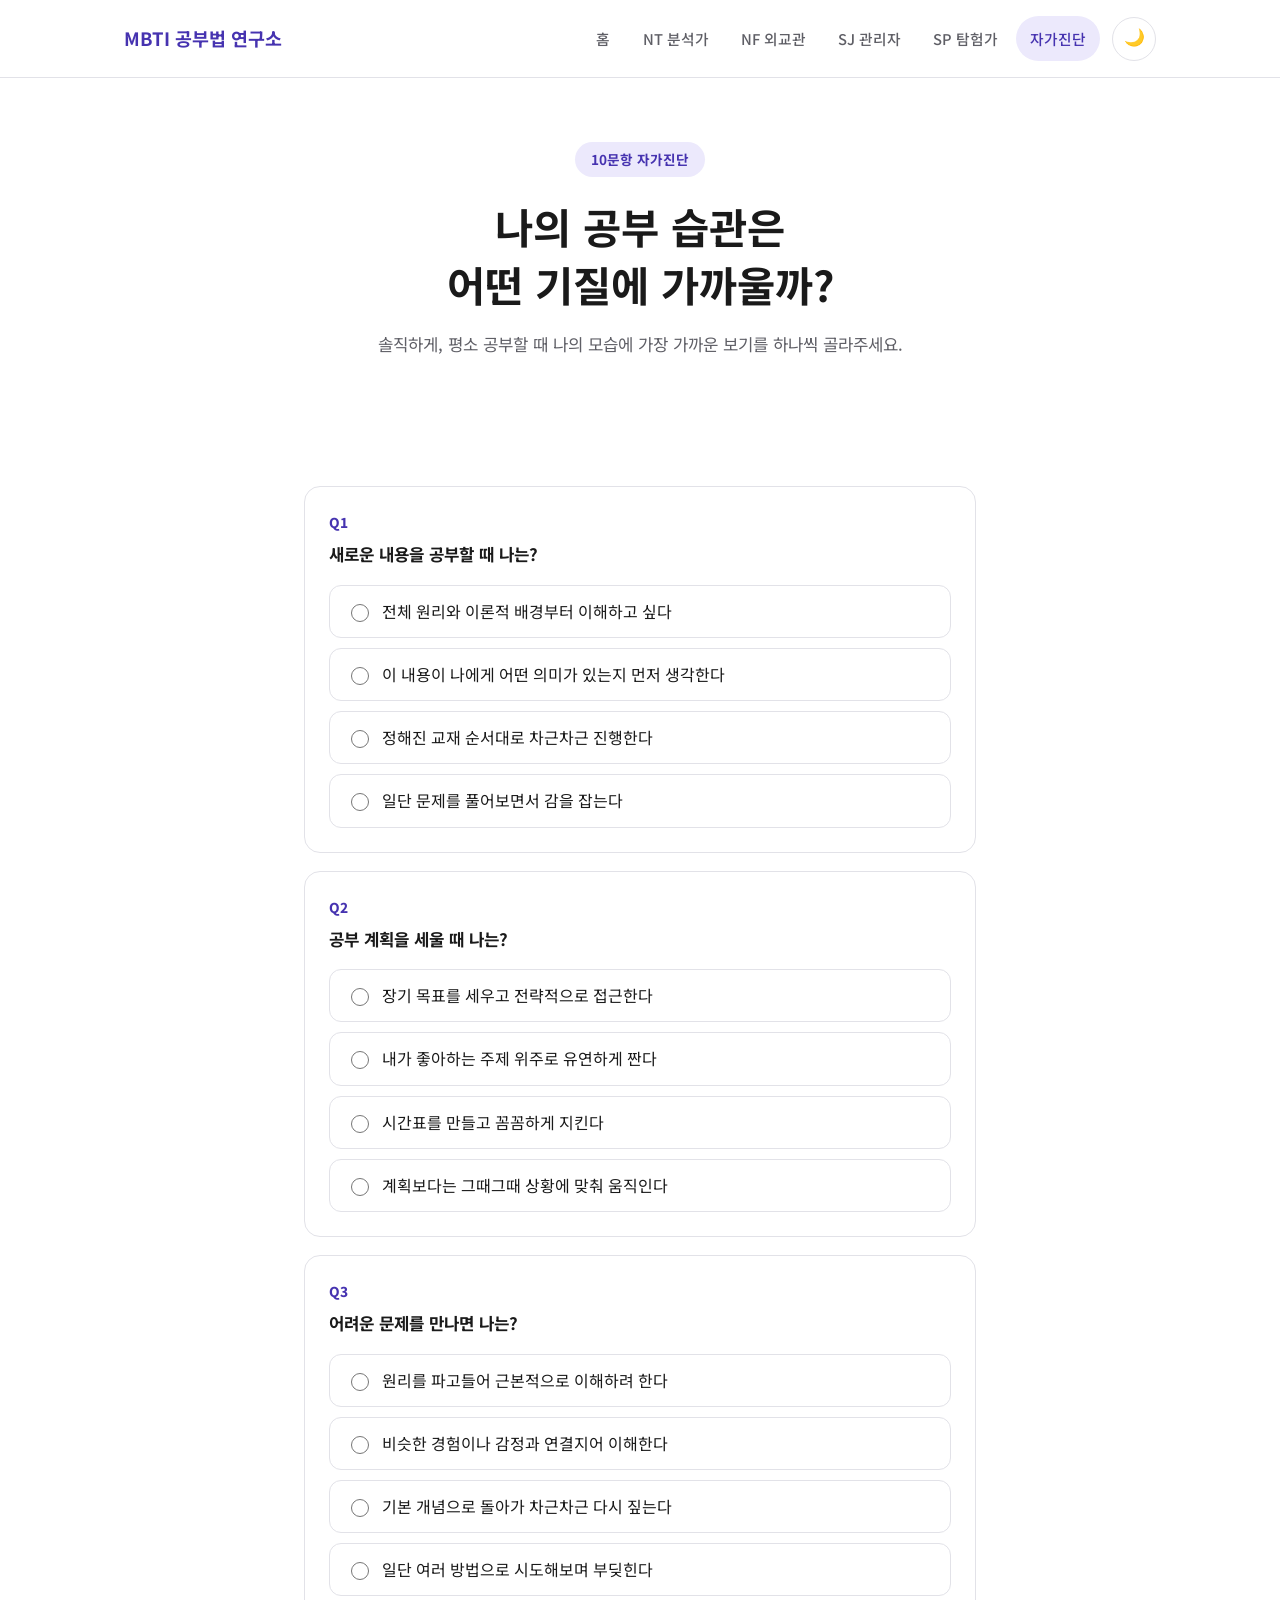
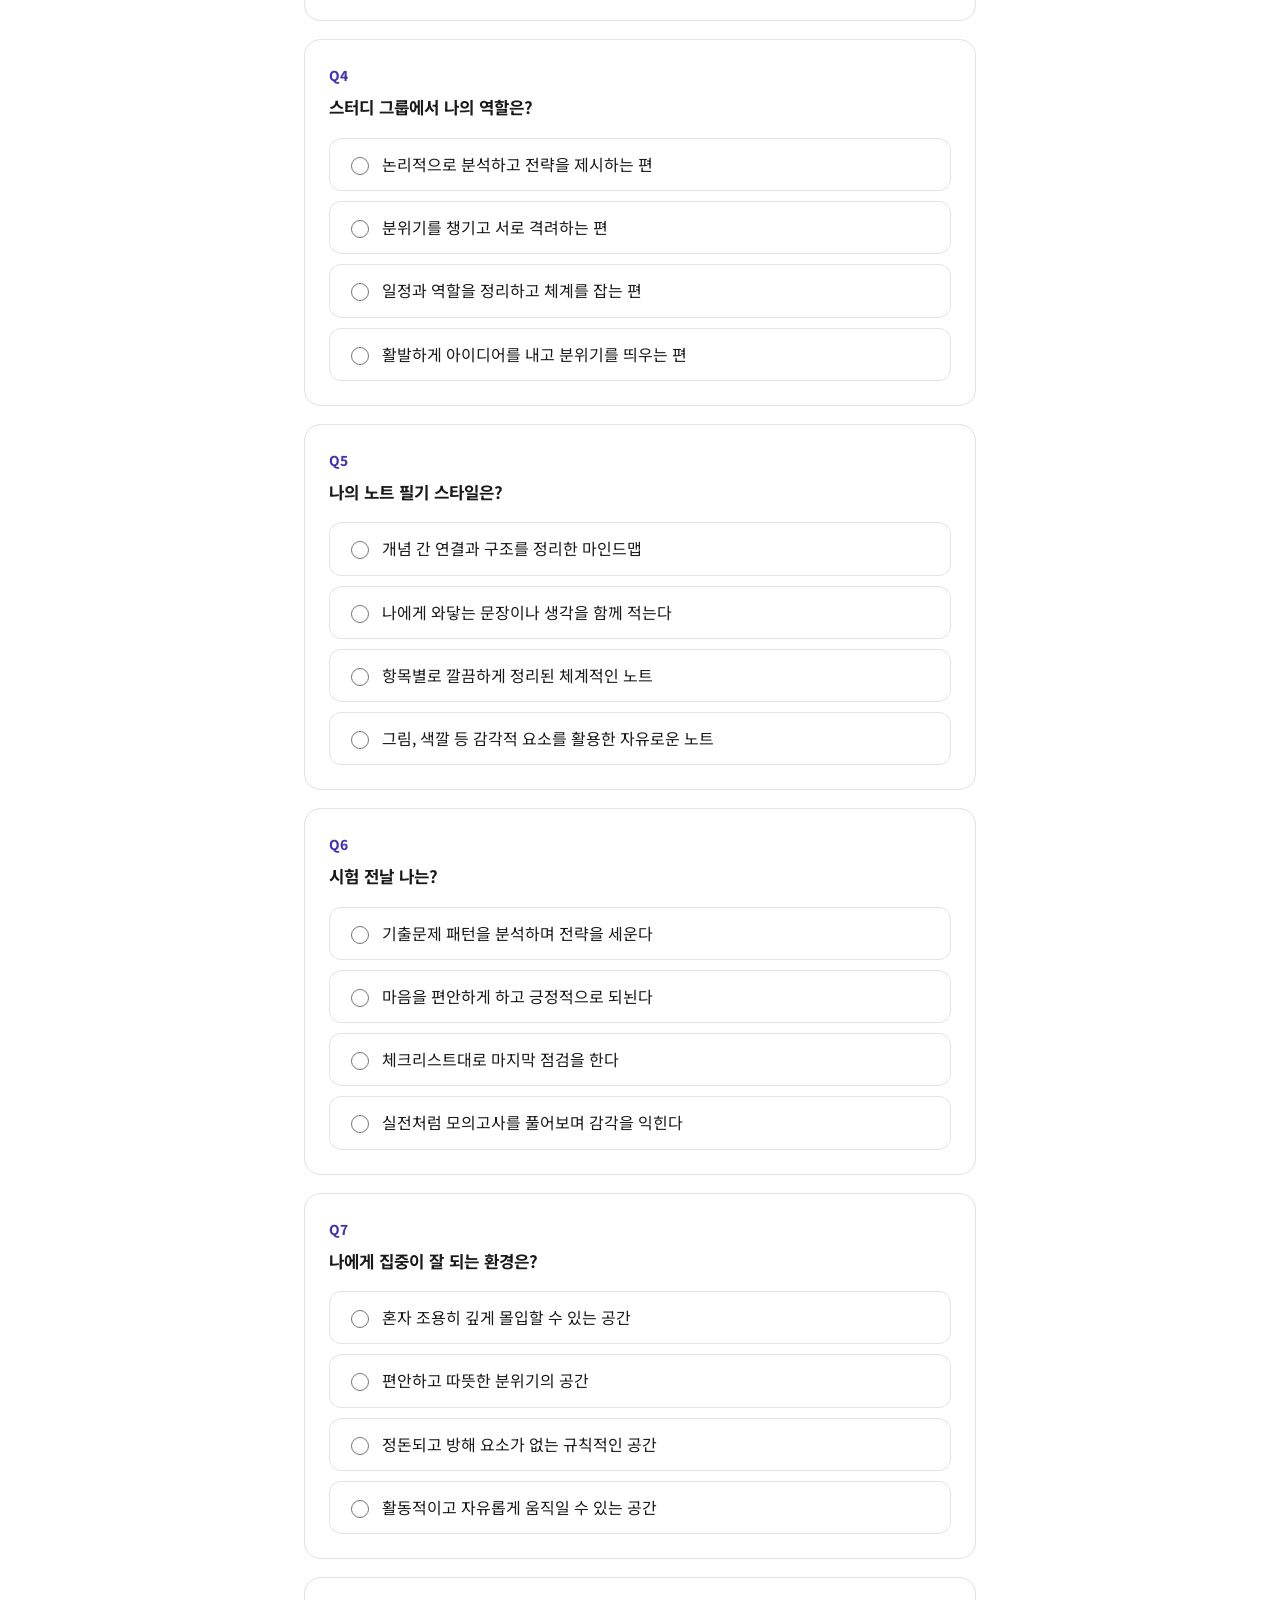
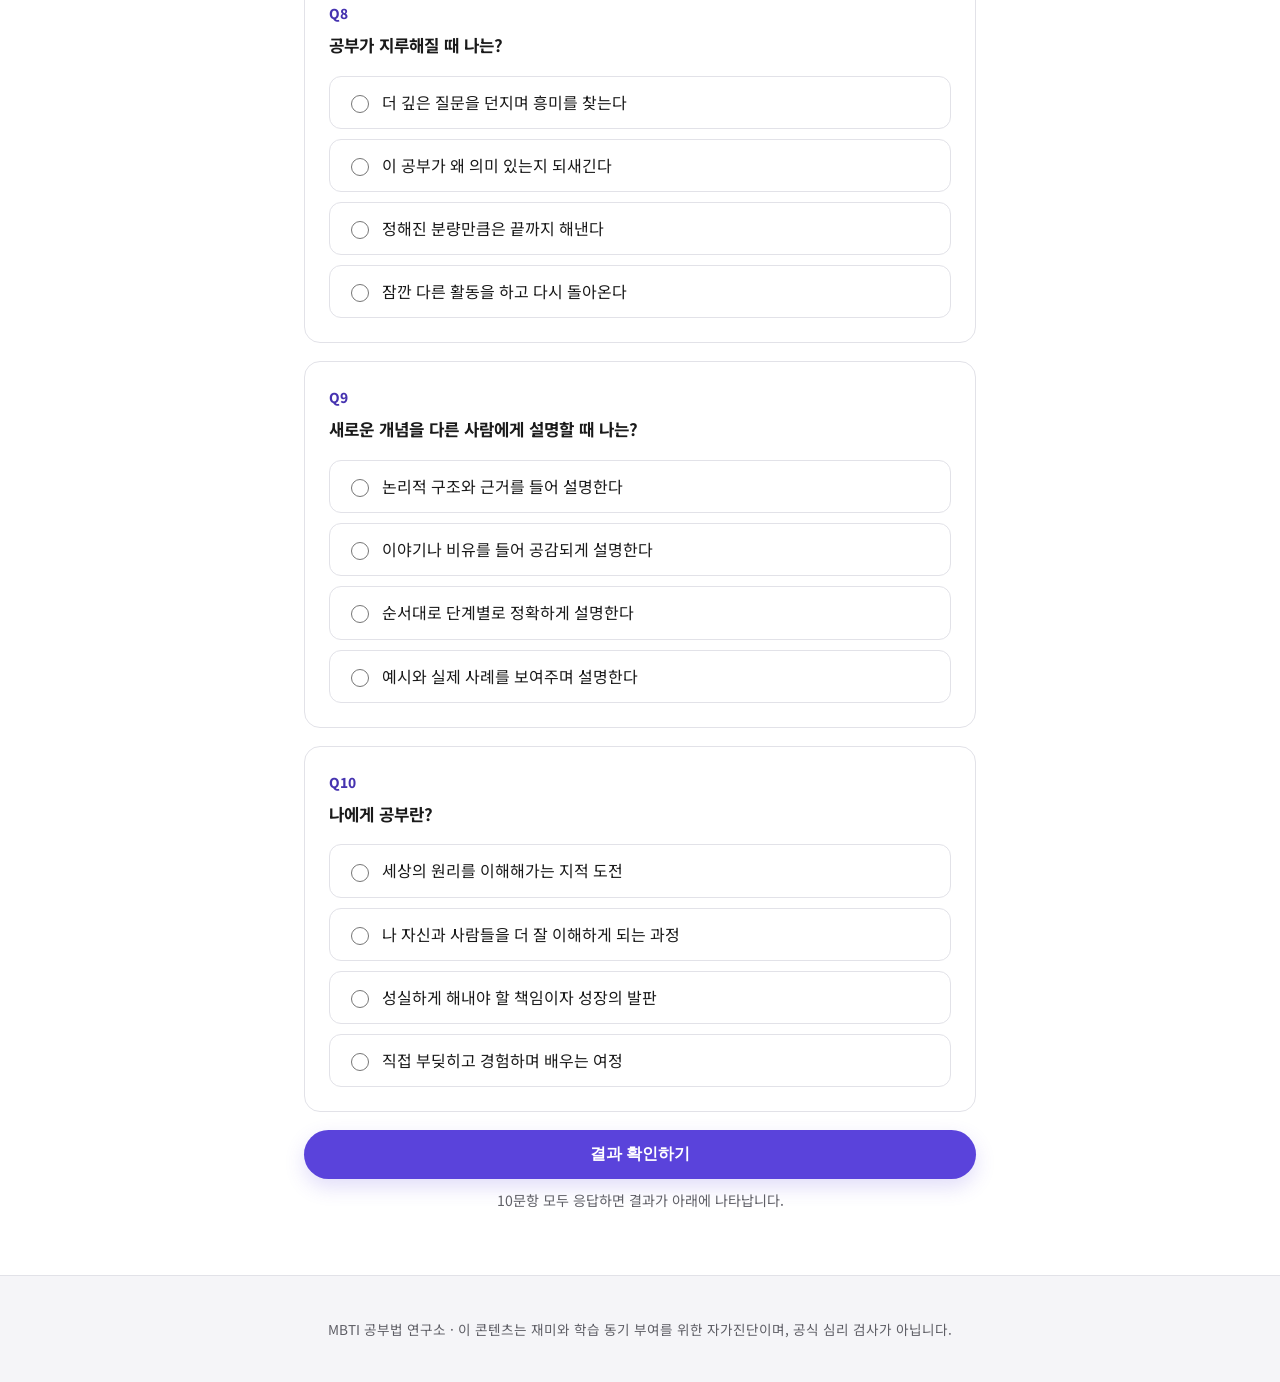
<file: test.html>
<!DOCTYPE html>
<html lang="ko">
<head>
<meta charset="UTF-8" />
<meta name="viewport" content="width=device-width, initial-scale=1.0" />
<!-- Google tag (gtag.js) -->
<script async src="https://www.googletagmanager.com/gtag/js?id=G-HBLPECGWJW"></script>
<script>
  window.dataLayer = window.dataLayer || [];
  function gtag(){dataLayer.push(arguments);}
  gtag('js', new Date());
  gtag('config', 'G-HBLPECGWJW');
</script>
<title>공부 습관 자가진단 | MBTI 공부법 연구소</title>
<meta name="description" content="공부 습관에 관한 10개 질문에 답하면 나의 MBTI 공부 유형(NT·NF·SJ·SP)을 알려드리고, 해당 그룹에 꼭 맞는 공부법과 시험 전략 페이지로 바로 연결해드리는 무료 자가진단 테스트입니다. 지금 10분이면 충분합니다." />
<link rel="canonical" href="https://sungshin-mbti-test.vercel.app/test.html" />
<meta property="og:type" content="website" />
<meta property="og:site_name" content="MBTI 공부법 연구소" />
<meta property="og:title" content="공부 습관 자가진단 | MBTI 공부법 연구소" />
<meta property="og:description" content="공부 습관에 관한 10개 질문에 답하면 나의 MBTI 공부 유형(NT·NF·SJ·SP)을 알려드리고, 해당 그룹에 꼭 맞는 공부법과 시험 전략 페이지로 바로 연결해드리는 무료 자가진단 테스트입니다. 지금 10분이면 충분합니다." />
<meta property="og:url" content="https://sungshin-mbti-test.vercel.app/test.html" />
<meta property="og:image" content="https://sungshin-mbti-test.vercel.app/og-image.png?v=2" />
<meta name="twitter:card" content="summary_large_image" />
<meta name="twitter:title" content="공부 습관 자가진단 | MBTI 공부법 연구소" />
<meta name="twitter:description" content="공부 습관에 관한 10개 질문에 답하면 나의 MBTI 공부 유형(NT·NF·SJ·SP)을 알려드리고, 해당 그룹에 꼭 맞는 공부법과 시험 전략 페이지로 바로 연결해드리는 무료 자가진단 테스트입니다. 지금 10분이면 충분합니다." />
<meta name="twitter:image" content="https://sungshin-mbti-test.vercel.app/og-image.png?v=2" />
<script>
(function(){try{var t=localStorage.getItem("theme");if(!t){t=window.matchMedia("(prefers-color-scheme: dark)").matches?"dark":"light";}document.documentElement.setAttribute("data-theme",t);}catch(e){}})();
</script>
<link rel="stylesheet" href="css/base.css" />
<link rel="stylesheet" href="css/components.css" />
</head>
<body>

<header class="site-header">
  <div class="nav-wrap">
    <a href="index.html" class="logo">MBTI 공부법 연구소</a>
    <div class="nav-right">
      <nav aria-label="주요 메뉴">
        <ul class="nav-links">
        <li><a href="index.html">홈</a></li>
        <li><a href="nt.html">NT 분석가</a></li>
        <li><a href="nf.html">NF 외교관</a></li>
        <li><a href="sj.html">SJ 관리자</a></li>
        <li><a href="sp.html">SP 탐험가</a></li>
        <li><a href="test.html" class="active">자가진단</a></li>
        </ul>
      </nav>
      <button id="theme-toggle" class="theme-toggle" type="button" aria-label="다크 모드로 전환">
        <span class="theme-icon" aria-hidden="true">🌙</span>
      </button>
    </div>
  </div>
</header>

<main>

  <section class="hero">
    <span class="eyebrow">10문항 자가진단</span>
    <h1>나의 공부 습관은<br />어떤 기질에 가까울까?</h1>
    <p>솔직하게, 평소 공부할 때 나의 모습에 가장 가까운 보기를 하나씩 골라주세요.</p>
  </section>

  <section class="section">
    <div class="container" style="max-width:720px;">

      <form id="quiz-form">

        <div class="quiz-question">
          <span class="q-num">Q1</span>
          <p class="q-text">새로운 내용을 공부할 때 나는?</p>
          <div class="quiz-options">
            <label><input type="radio" name="q1" value="nt" /><span>전체 원리와 이론적 배경부터 이해하고 싶다</span></label>
            <label><input type="radio" name="q1" value="nf" /><span>이 내용이 나에게 어떤 의미가 있는지 먼저 생각한다</span></label>
            <label><input type="radio" name="q1" value="sj" /><span>정해진 교재 순서대로 차근차근 진행한다</span></label>
            <label><input type="radio" name="q1" value="sp" /><span>일단 문제를 풀어보면서 감을 잡는다</span></label>
          </div>
        </div>

        <div class="quiz-question">
          <span class="q-num">Q2</span>
          <p class="q-text">공부 계획을 세울 때 나는?</p>
          <div class="quiz-options">
            <label><input type="radio" name="q2" value="nt" /><span>장기 목표를 세우고 전략적으로 접근한다</span></label>
            <label><input type="radio" name="q2" value="nf" /><span>내가 좋아하는 주제 위주로 유연하게 짠다</span></label>
            <label><input type="radio" name="q2" value="sj" /><span>시간표를 만들고 꼼꼼하게 지킨다</span></label>
            <label><input type="radio" name="q2" value="sp" /><span>계획보다는 그때그때 상황에 맞춰 움직인다</span></label>
          </div>
        </div>

        <div class="quiz-question">
          <span class="q-num">Q3</span>
          <p class="q-text">어려운 문제를 만나면 나는?</p>
          <div class="quiz-options">
            <label><input type="radio" name="q3" value="nt" /><span>원리를 파고들어 근본적으로 이해하려 한다</span></label>
            <label><input type="radio" name="q3" value="nf" /><span>비슷한 경험이나 감정과 연결지어 이해한다</span></label>
            <label><input type="radio" name="q3" value="sj" /><span>기본 개념으로 돌아가 차근차근 다시 짚는다</span></label>
            <label><input type="radio" name="q3" value="sp" /><span>일단 여러 방법으로 시도해보며 부딪힌다</span></label>
          </div>
        </div>

        <div class="quiz-question">
          <span class="q-num">Q4</span>
          <p class="q-text">스터디 그룹에서 나의 역할은?</p>
          <div class="quiz-options">
            <label><input type="radio" name="q4" value="nt" /><span>논리적으로 분석하고 전략을 제시하는 편</span></label>
            <label><input type="radio" name="q4" value="nf" /><span>분위기를 챙기고 서로 격려하는 편</span></label>
            <label><input type="radio" name="q4" value="sj" /><span>일정과 역할을 정리하고 체계를 잡는 편</span></label>
            <label><input type="radio" name="q4" value="sp" /><span>활발하게 아이디어를 내고 분위기를 띄우는 편</span></label>
          </div>
        </div>

        <div class="quiz-question">
          <span class="q-num">Q5</span>
          <p class="q-text">나의 노트 필기 스타일은?</p>
          <div class="quiz-options">
            <label><input type="radio" name="q5" value="nt" /><span>개념 간 연결과 구조를 정리한 마인드맵</span></label>
            <label><input type="radio" name="q5" value="nf" /><span>나에게 와닿는 문장이나 생각을 함께 적는다</span></label>
            <label><input type="radio" name="q5" value="sj" /><span>항목별로 깔끔하게 정리된 체계적인 노트</span></label>
            <label><input type="radio" name="q5" value="sp" /><span>그림, 색깔 등 감각적 요소를 활용한 자유로운 노트</span></label>
          </div>
        </div>

        <div class="quiz-question">
          <span class="q-num">Q6</span>
          <p class="q-text">시험 전날 나는?</p>
          <div class="quiz-options">
            <label><input type="radio" name="q6" value="nt" /><span>기출문제 패턴을 분석하며 전략을 세운다</span></label>
            <label><input type="radio" name="q6" value="nf" /><span>마음을 편안하게 하고 긍정적으로 되뇐다</span></label>
            <label><input type="radio" name="q6" value="sj" /><span>체크리스트대로 마지막 점검을 한다</span></label>
            <label><input type="radio" name="q6" value="sp" /><span>실전처럼 모의고사를 풀어보며 감각을 익힌다</span></label>
          </div>
        </div>

        <div class="quiz-question">
          <span class="q-num">Q7</span>
          <p class="q-text">나에게 집중이 잘 되는 환경은?</p>
          <div class="quiz-options">
            <label><input type="radio" name="q7" value="nt" /><span>혼자 조용히 깊게 몰입할 수 있는 공간</span></label>
            <label><input type="radio" name="q7" value="nf" /><span>편안하고 따뜻한 분위기의 공간</span></label>
            <label><input type="radio" name="q7" value="sj" /><span>정돈되고 방해 요소가 없는 규칙적인 공간</span></label>
            <label><input type="radio" name="q7" value="sp" /><span>활동적이고 자유롭게 움직일 수 있는 공간</span></label>
          </div>
        </div>

        <div class="quiz-question">
          <span class="q-num">Q8</span>
          <p class="q-text">공부가 지루해질 때 나는?</p>
          <div class="quiz-options">
            <label><input type="radio" name="q8" value="nt" /><span>더 깊은 질문을 던지며 흥미를 찾는다</span></label>
            <label><input type="radio" name="q8" value="nf" /><span>이 공부가 왜 의미 있는지 되새긴다</span></label>
            <label><input type="radio" name="q8" value="sj" /><span>정해진 분량만큼은 끝까지 해낸다</span></label>
            <label><input type="radio" name="q8" value="sp" /><span>잠깐 다른 활동을 하고 다시 돌아온다</span></label>
          </div>
        </div>

        <div class="quiz-question">
          <span class="q-num">Q9</span>
          <p class="q-text">새로운 개념을 다른 사람에게 설명할 때 나는?</p>
          <div class="quiz-options">
            <label><input type="radio" name="q9" value="nt" /><span>논리적 구조와 근거를 들어 설명한다</span></label>
            <label><input type="radio" name="q9" value="nf" /><span>이야기나 비유를 들어 공감되게 설명한다</span></label>
            <label><input type="radio" name="q9" value="sj" /><span>순서대로 단계별로 정확하게 설명한다</span></label>
            <label><input type="radio" name="q9" value="sp" /><span>예시와 실제 사례를 보여주며 설명한다</span></label>
          </div>
        </div>

        <div class="quiz-question">
          <span class="q-num">Q10</span>
          <p class="q-text">나에게 공부란?</p>
          <div class="quiz-options">
            <label><input type="radio" name="q10" value="nt" /><span>세상의 원리를 이해해가는 지적 도전</span></label>
            <label><input type="radio" name="q10" value="nf" /><span>나 자신과 사람들을 더 잘 이해하게 되는 과정</span></label>
            <label><input type="radio" name="q10" value="sj" /><span>성실하게 해내야 할 책임이자 성장의 발판</span></label>
            <label><input type="radio" name="q10" value="sp" /><span>직접 부딪히고 경험하며 배우는 여정</span></label>
          </div>
        </div>

        <div class="quiz-actions">
          <button type="submit" class="btn btn-primary btn-block">결과 확인하기</button>
          <p class="quiz-hint">10문항 모두 응답하면 결과가 아래에 나타납니다.</p>
        </div>
      </form>

      <div id="quiz-result">
        <span class="result-badge">진단 결과</span>
        <h2 id="result-title">-</h2>
        <p id="result-desc">-</p>
        <div id="result-scores" class="result-scores"></div>
        <div class="result-actions">
          <a id="go-group-btn" href="#" class="btn btn-primary">공부법 보러가기</a>
          <button id="share-btn" type="button" class="btn btn-outline">친구에게 공유하기</button>
        </div>
      </div>

    </div>
  </section>

</main>

<footer class="site-footer">
  <p>MBTI 공부법 연구소 · 이 콘텐츠는 재미와 학습 동기 부여를 위한 자가진단이며, 공식 심리 검사가 아닙니다.</p>
</footer>

<script src="js/theme.js"></script>
<script src="js/quiz.js"></script>
</body>
</html>
</file>
<file: css/base.css>
@import url("https://fonts.googleapis.com/css2?family=Noto+Sans+KR:wght@400;500;700;900&display=swap");

:root {
  --bg: #ffffff;
  --bg-soft: #f5f5f8;
  --card-bg: #ffffff;
  --purple: #5a43db;
  --purple-dark: #4633b0;
  --purple-light: #ece9fc;
  --text-main: #1a1a1a;
  --text-sub: #5f5f66;
  --border: #e2e2e8;
  --shadow-color: rgba(90, 67, 219, 0.18);
  --radius: 16px;
  --max-width: 1080px;
}

@media (prefers-color-scheme: dark) {
  :root:not([data-theme="light"]) {
    --bg: #15151d;
    --bg-soft: #1c1c27;
    --card-bg: #1f1f2a;
    --purple: #8577f0;
    --purple-dark: #b3a8fb;
    --purple-light: #2a2650;
    --text-main: #f1f0f6;
    --text-sub: #a6a3b6;
    --border: #33313f;
    --shadow-color: rgba(133, 119, 240, 0.28);
  }
}

:root[data-theme="dark"] {
  --bg: #15151d;
  --bg-soft: #1c1c27;
  --card-bg: #1f1f2a;
  --purple: #8577f0;
  --purple-dark: #b3a8fb;
  --purple-light: #2a2650;
  --text-main: #f1f0f6;
  --text-sub: #a6a3b6;
  --border: #33313f;
  --shadow-color: rgba(133, 119, 240, 0.28);
}

* {
  box-sizing: border-box;
}

html {
  scroll-behavior: smooth;
}

body {
  margin: 0;
  font-family: "Noto Sans KR", -apple-system, BlinkMacSystemFont, "Malgun Gothic", sans-serif;
  background: var(--bg);
  color: var(--text-main);
  line-height: 1.7;
  transition: background 0.2s, color 0.2s;
}

img {
  max-width: 100%;
}

a {
  color: inherit;
}

.container {
  max-width: var(--max-width);
  margin: 0 auto;
  padding: 0 24px;
}

/* Header / Nav */
.site-header {
  background: var(--bg);
  border-bottom: 1px solid var(--border);
  position: sticky;
  top: 0;
  z-index: 100;
  transition: background 0.2s, border-color 0.2s;
}

.nav-wrap {
  display: flex;
  align-items: center;
  justify-content: space-between;
  padding: 16px 24px;
  max-width: var(--max-width);
  margin: 0 auto;
  gap: 16px;
  flex-wrap: wrap;
}

.logo {
  font-weight: 700;
  font-size: 1.15rem;
  color: var(--purple-dark);
  text-decoration: none;
  white-space: nowrap;
}

.nav-right {
  display: flex;
  align-items: center;
  gap: 12px;
  flex-wrap: wrap;
}

.nav-links {
  display: flex;
  gap: 4px;
  flex-wrap: wrap;
  list-style: none;
  margin: 0;
  padding: 0;
}

.nav-links a {
  display: inline-flex;
  align-items: center;
  justify-content: center;
  min-width: 44px;
  min-height: 44px;
  padding: 10px 14px;
  border-radius: 999px;
  text-decoration: none;
  font-weight: 500;
  font-size: 0.92rem;
  color: var(--text-sub);
  transition: background 0.15s, color 0.15s;
}

.nav-links a:hover,
.nav-links a.active {
  background: var(--purple-light);
  color: var(--purple-dark);
}

.theme-toggle {
  display: inline-flex;
  align-items: center;
  justify-content: center;
  width: 44px;
  height: 44px;
  flex-shrink: 0;
  border-radius: 50%;
  border: 1.5px solid var(--border);
  background: var(--card-bg);
  color: var(--text-main);
  font-size: 1.05rem;
  line-height: 1;
  cursor: pointer;
  transition: border-color 0.15s, color 0.15s, transform 0.15s;
}

.theme-toggle:hover {
  border-color: var(--purple);
  color: var(--purple);
  transform: translateY(-1px);
}

/* Hero */
.hero {
  padding: 64px 24px 48px;
  text-align: center;
}

.hero .eyebrow {
  display: inline-block;
  padding: 6px 16px;
  background: var(--purple-light);
  color: var(--purple-dark);
  border-radius: 999px;
  font-weight: 700;
  font-size: 0.85rem;
  margin-bottom: 20px;
}

.hero h1 {
  font-size: clamp(1.8rem, 4vw, 2.6rem);
  margin: 0 0 16px;
  line-height: 1.4;
}

.hero p {
  color: var(--text-sub);
  font-size: 1.05rem;
  max-width: 640px;
  margin: 0 auto 32px;
}

/* Buttons */
.btn {
  display: inline-flex;
  align-items: center;
  justify-content: center;
  gap: 8px;
  padding: 14px 28px;
  border-radius: 999px;
  font-weight: 700;
  font-size: 1rem;
  text-decoration: none;
  border: none;
  cursor: pointer;
  transition: transform 0.15s, box-shadow 0.15s, background 0.15s;
}

.btn-primary {
  background: var(--purple);
  color: #fff;
  box-shadow: 0 8px 20px var(--shadow-color);
}

.btn-primary:hover {
  background: var(--purple-dark);
  transform: translateY(-2px);
}

.btn-outline {
  background: transparent;
  color: var(--purple-dark);
  border: 2px solid var(--purple);
}

.btn-outline:hover {
  background: var(--purple-light);
}

.btn-block {
  width: 100%;
}

/* Section headings */
.section {
  padding: 48px 24px;
}

.section-title {
  font-size: 1.6rem;
  margin: 0 0 8px;
  text-align: center;
}

.section-desc {
  color: var(--text-sub);
  text-align: center;
  max-width: 600px;
  margin: 0 auto 36px;
}

/* Footer */
.site-footer {
  border-top: 1px solid var(--border);
  padding: 28px 24px;
  text-align: center;
  color: var(--text-sub);
  font-size: 0.85rem;
  background: var(--bg-soft);
  transition: background 0.2s, color 0.2s;
}

/* Responsive */
@media (max-width: 600px) {
  .nav-wrap {
    justify-content: center;
    text-align: center;
  }
  .nav-right {
    flex-wrap: nowrap;
    width: 100%;
  }
  .nav-links {
    flex-wrap: nowrap;
    overflow-x: auto;
    -webkit-overflow-scrolling: touch;
    scrollbar-width: none;
  }
  .nav-links::-webkit-scrollbar {
    display: none;
  }
  .nav-links a {
    flex-shrink: 0;
  }
  .hero {
    padding: 44px 20px 32px;
  }
  .section {
    padding: 36px 16px;
  }
}
</file>
<file: css/components.css>
/* Group cards on index */
.group-grid {
  display: grid;
  grid-template-columns: repeat(4, 1fr);
  gap: 20px;
}

.group-card {
  background: var(--card-bg);
  border: 1px solid var(--border);
  border-radius: var(--radius);
  padding: 28px 20px;
  text-align: center;
  text-decoration: none;
  color: var(--text-main);
  transition: transform 0.18s, box-shadow 0.18s, border-color 0.18s;
}

.group-card:hover {
  transform: translateY(-6px);
  box-shadow: 0 16px 32px var(--shadow-color);
  border-color: var(--purple);
}

.group-card .badge {
  display: inline-flex;
  align-items: center;
  justify-content: center;
  width: 56px;
  height: 56px;
  border-radius: 50%;
  background: var(--purple-light);
  color: var(--purple-dark);
  font-weight: 800;
  font-size: 1.15rem;
  margin-bottom: 14px;
}

.group-card h3 {
  margin: 0 0 8px;
  font-size: 1.15rem;
}

.group-card p {
  color: var(--text-sub);
  font-size: 0.9rem;
  margin: 0;
}

/* Group detail page */
.group-hero {
  background: var(--purple-light);
}

.type-grid {
  display: grid;
  grid-template-columns: repeat(2, 1fr);
  gap: 20px;
}

.type-card {
  background: var(--card-bg);
  border: 1px solid var(--border);
  border-radius: var(--radius);
  padding: 24px;
}

.type-card h3 {
  margin: 0 0 6px;
  color: var(--purple-dark);
}

.type-card .type-nick {
  font-size: 0.88rem;
  color: var(--text-sub);
  margin-bottom: 14px;
  display: block;
}

.type-card ul {
  margin: 0;
  padding-left: 20px;
}

.type-card li {
  margin-bottom: 6px;
}

.tip-box {
  background: var(--card-bg);
  border: 1px solid var(--border);
  border-left: 6px solid var(--purple);
  border-radius: var(--radius);
  padding: 24px 28px;
}

.tip-box ol {
  margin: 0;
  padding-left: 20px;
}

.tip-box li {
  margin-bottom: 10px;
}

.trait-list {
  display: flex;
  flex-wrap: wrap;
  gap: 10px;
  justify-content: center;
  margin: 24px 0 0;
  padding: 0;
  list-style: none;
}

.trait-list li {
  background: var(--card-bg);
  border: 1px solid var(--border);
  padding: 8px 16px;
  border-radius: 999px;
  font-size: 0.88rem;
  font-weight: 600;
  color: var(--purple-dark);
}

.cross-links {
  display: flex;
  justify-content: center;
  gap: 12px;
  flex-wrap: wrap;
  margin-top: 40px;
}

/* Quiz (test.html) */
.quiz-question {
  background: var(--card-bg);
  border: 1px solid var(--border);
  border-radius: var(--radius);
  padding: 24px;
  margin-bottom: 18px;
}

.quiz-question .q-num {
  color: var(--purple-dark);
  font-weight: 800;
  font-size: 0.85rem;
  margin-bottom: 6px;
  display: block;
}

.quiz-question p.q-text {
  font-weight: 700;
  font-size: 1.05rem;
  margin: 0 0 16px;
}

.quiz-options {
  display: flex;
  flex-direction: column;
  gap: 10px;
}

.quiz-options label {
  display: flex;
  align-items: center;
  gap: 10px;
  padding: 12px 16px;
  border: 1.5px solid var(--border);
  border-radius: 12px;
  cursor: pointer;
  transition: border-color 0.15s, background 0.15s;
}

.quiz-options label:hover {
  border-color: var(--purple);
}

.quiz-options input {
  accent-color: var(--purple);
  width: 18px;
  height: 18px;
  flex-shrink: 0;
}

.quiz-options input:checked + span {
  color: var(--purple-dark);
  font-weight: 700;
}

.quiz-actions {
  text-align: center;
  margin-top: 8px;
}

.quiz-hint {
  text-align: center;
  color: var(--text-sub);
  font-size: 0.88rem;
  margin-top: 10px;
}

#quiz-result {
  display: none;
  background: var(--purple-light);
  border-radius: var(--radius);
  padding: 40px 28px;
  text-align: center;
  margin-top: 24px;
}

#quiz-result.show {
  display: block;
}

#quiz-result .result-badge {
  display: inline-block;
  padding: 8px 20px;
  background: var(--purple);
  color: #fff;
  border-radius: 999px;
  font-weight: 800;
  margin-bottom: 16px;
}

#quiz-result h2 {
  margin: 0 0 12px;
  font-size: 1.8rem;
  color: var(--purple-dark);
}

#quiz-result p {
  color: var(--text-main);
  max-width: 520px;
  margin: 0 auto 28px;
}

.result-actions {
  display: flex;
  justify-content: center;
  gap: 12px;
  flex-wrap: wrap;
}

.result-scores {
  display: flex;
  justify-content: center;
  gap: 16px;
  flex-wrap: wrap;
  margin: 20px 0 28px;
}

.result-scores .score-item {
  background: var(--card-bg);
  border: 1px solid var(--border);
  border-radius: 12px;
  padding: 10px 18px;
  font-size: 0.85rem;
  font-weight: 700;
  color: var(--text-sub);
  min-width: 70px;
}

.result-scores .score-item strong {
  display: block;
  font-size: 1.2rem;
  color: var(--purple-dark);
}

/* Responsive */
@media (max-width: 860px) {
  .group-grid {
    grid-template-columns: repeat(2, 1fr);
  }
  .type-grid {
    grid-template-columns: 1fr;
  }
}

@media (max-width: 600px) {
  .group-grid {
    grid-template-columns: 1fr;
  }
}
</file>
